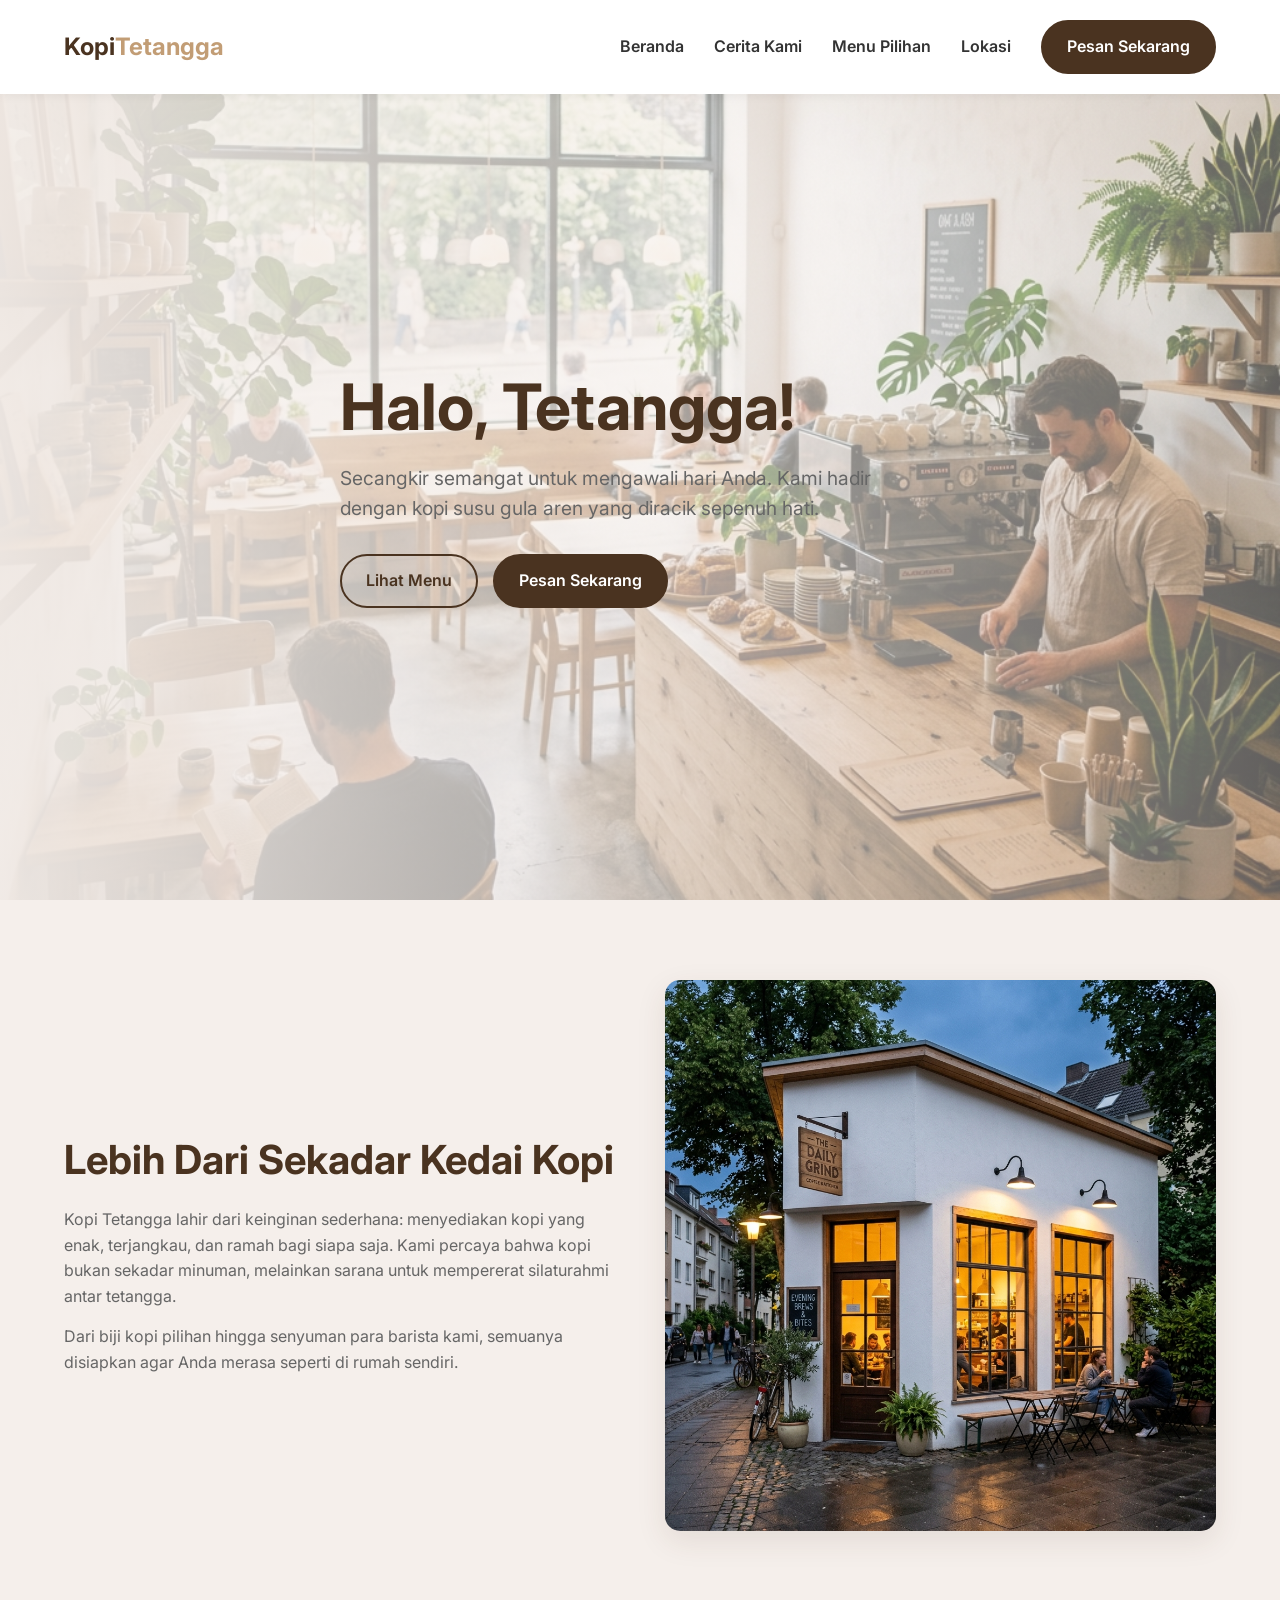
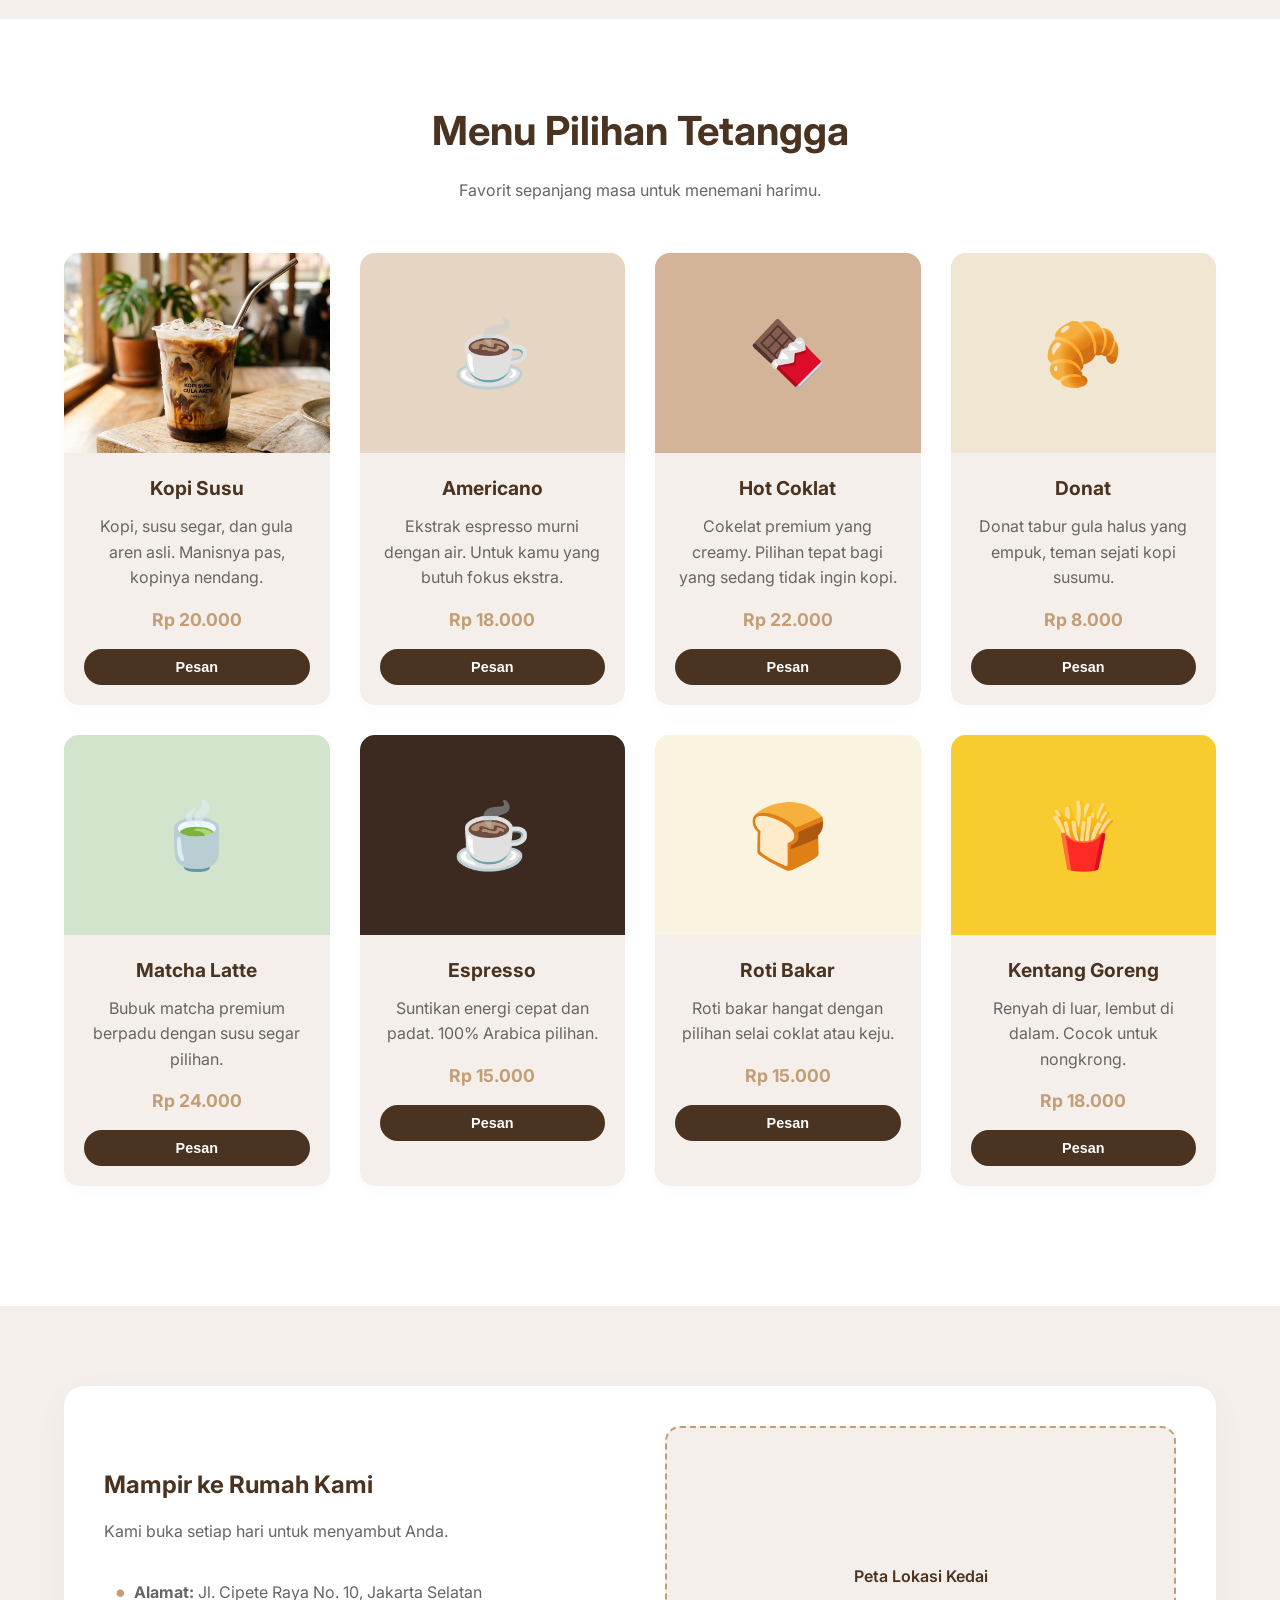
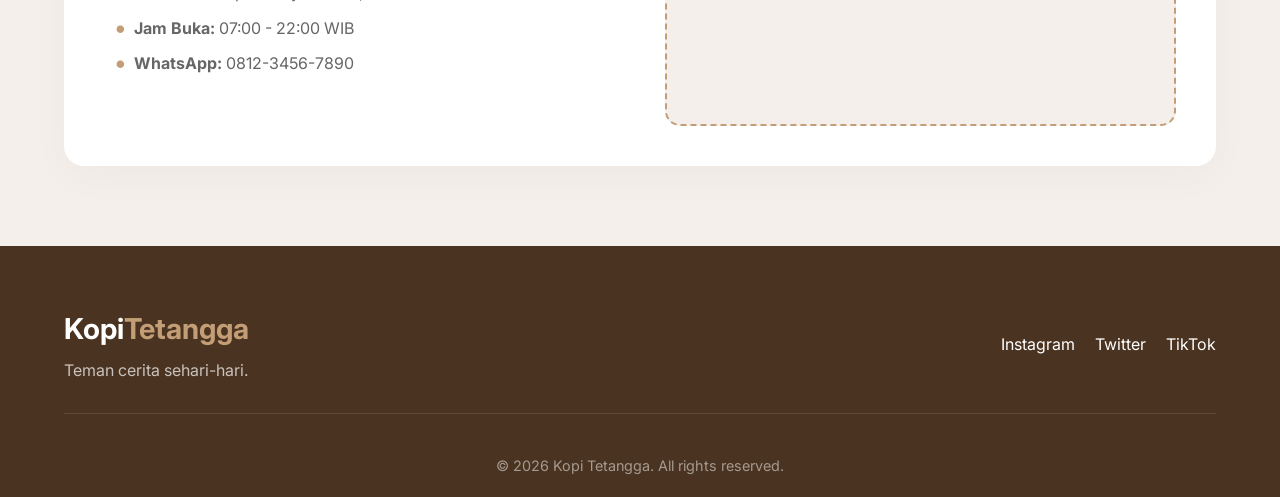
<file: coffeeshop_ido/index.html>
<!DOCTYPE html>
<html lang="id">

<head>
    <meta charset="UTF-8">
    <meta name="viewport" content="width=device-width, initial-scale=1.0">
    <title>Kopi Tetangga - Kopi Susu Kesukaan Kita</title>
    <meta name="description"
        content="Kopi Tetangga menghadirkan sajian kopi yang ramah, hangat, dan selalu menjadi teman setia Anda setiap hari.">

    <!-- Google Fonts -->
    <link rel="preconnect" href="https://fonts.googleapis.com">
    <link rel="preconnect" href="https://fonts.gstatic.com" crossorigin>
    <link href="https://fonts.googleapis.com/css2?family=Inter:wght@300;400;600;700&display=swap" rel="stylesheet">

    <!-- Custom CSS -->
    <link rel="stylesheet" href="css/style.css">
</head>

<body>

    <!-- Navbar -->
    <header class="navbar">
        <div class="container nav-container">
            <a href="#" class="logo">Kopi<span>Tetangga</span></a>
            <button class="menu-toggle" id="mobile-menu" aria-label="Toggle Navigation">
                <span class="bar"></span>
                <span class="bar"></span>
                <span class="bar"></span>
            </button>
            <nav class="nav-links">
                <a href="#beranda" class="nav-link">Beranda</a>
                <a href="#cerita" class="nav-link">Cerita Kami</a>
                <a href="#menu" class="nav-link">Menu Pilihan</a>
                <a href="#lokasi" class="nav-link">Lokasi</a>
                <a href="#menu" class="btn btn-primary">Pesan Sekarang</a>
            </nav>
        </div>
    </header>

    <!-- Hero Section -->
    <section id="beranda" class="hero">
        <div class="hero-bg">
            <img src="assets/images/hero_bg.png" alt="Suasana hangat Kopi Tetangga">
        </div>
        <div class="hero-content container">
            <h1>Halo, Tetangga!</h1>
            <p>Secangkir semangat untuk mengawali hari Anda. Kami hadir dengan kopi susu gula aren yang diracik sepenuh
                hati.</p>
            <div class="hero-buttons">
                <a href="#menu" class="btn btn-outline">Lihat Menu</a>
                <a href="#menu" class="btn btn-primary">Pesan Sekarang</a>
            </div>
        </div>
    </section>

    <!-- About Section -->
    <section id="cerita" class="about section-padding">
        <div class="container about-container">
            <div class="about-text">
                <h2>Lebih Dari Sekadar Kedai Kopi</h2>
                <p>Kopi Tetangga lahir dari keinginan sederhana: menyediakan kopi yang enak, terjangkau, dan ramah bagi
                    siapa saja. Kami percaya bahwa kopi bukan sekadar minuman, melainkan sarana untuk mempererat
                    silaturahmi antar tetangga.</p>
                <p>Dari biji kopi pilihan hingga senyuman para barista kami, semuanya disiapkan agar Anda merasa seperti
                    di rumah sendiri.</p>
            </div>
            <div class="about-image">
                <img src="assets/images/shop_exterior.png" alt="Eksterior Kopi Tetangga">
            </div>
        </div>
    </section>

    <!-- Menu Section -->
    <section id="menu" class="menu section-padding">
        <div class="container">
            <div class="section-title">
                <h2>Menu Pilihan Tetangga</h2>
                <p>Favorit sepanjang masa untuk menemani harimu.</p>
            </div>

            <div class="menu-grid">
                <!-- Menu Item 1 -->
                <div class="menu-card">
                    <div class="menu-img">
                        <img src="assets/images/iced_coffee.png" alt="Kopi Susu Tetangga">
                    </div>
                    <div class="menu-info">
                        <h3>Kopi Susu</h3>
                        <p>Kopi, susu segar, dan gula aren asli. Manisnya pas, kopinya nendang.</p>
                        <span class="price">Rp 20.000</span>
                        <button class="btn btn-primary btn-sm btn-pesan" data-item="Kopi Susu" data-price="20000">Pesan</button>
                    </div>
                </div>

                <!-- Menu Item 2 -->
                <div class="menu-card">
                    <div class="menu-img">
                        <div class="placeholder-img bg-black-coffee">☕</div>
                    </div>
                    <div class="menu-info">
                        <h3>Americano</h3>
                        <p>Ekstrak espresso murni dengan air. Untuk kamu yang butuh fokus ekstra.</p>
                        <span class="price">Rp 18.000</span>
                        <button class="btn btn-primary btn-sm btn-pesan" data-item="Americano" data-price="18000">Pesan</button>
                    </div>
                </div>

                <!-- Menu Item 3 -->
                <div class="menu-card">
                    <div class="menu-img">
                        <div class="placeholder-img bg-chocolate">🍫</div>
                    </div>
                    <div class="menu-info">
                        <h3>Hot Coklat</h3>
                        <p>Cokelat premium yang creamy. Pilihan tepat bagi yang sedang tidak ingin kopi.</p>
                        <span class="price">Rp 22.000</span>
                        <button class="btn btn-primary btn-sm btn-pesan" data-item="Hot Coklat" data-price="22000">Pesan</button>
                    </div>
                </div>

                <!-- Menu Item 4 -->
                <div class="menu-card">
                    <div class="menu-img">
                        <div class="placeholder-img bg-snack">🥐</div>
                    </div>
                    <div class="menu-info">
                        <h3>Donat</h3>
                        <p>Donat tabur gula halus yang empuk, teman sejati kopi susumu.</p>
                        <span class="price">Rp 8.000</span>
                        <button class="btn btn-primary btn-sm btn-pesan" data-item="Donat" data-price="8000">Pesan</button>
                    </div>
                </div>

                <!-- Menu Item 5 -->
                <div class="menu-card">
                    <div class="menu-img">
                        <div class="placeholder-img bg-matcha" style="background-color: #D3E4CD;">🍵</div>
                    </div>
                    <div class="menu-info">
                        <h3>Matcha Latte</h3>
                        <p>Bubuk matcha premium berpadu dengan susu segar pilihan.</p>
                        <span class="price">Rp 24.000</span>
                        <button class="btn btn-primary btn-sm btn-pesan" data-item="Matcha Latte" data-price="24000">Pesan</button>
                    </div>
                </div>

                <!-- Menu Item 6 -->
                <div class="menu-card">
                    <div class="menu-img">
                        <div class="placeholder-img bg-espresso" style="background-color: #3C2A21; color: white;">☕</div>
                    </div>
                    <div class="menu-info">
                        <h3>Espresso</h3>
                        <p>Suntikan energi cepat dan padat. 100% Arabica pilihan.</p>
                        <span class="price">Rp 15.000</span>
                        <button class="btn btn-primary btn-sm btn-pesan" data-item="Espresso" data-price="15000">Pesan</button>
                    </div>
                </div>

                <!-- Menu Item 7 -->
                <div class="menu-card">
                    <div class="menu-img">
                        <div class="placeholder-img bg-toast" style="background-color: #F9F3DF;">🍞</div>
                    </div>
                    <div class="menu-info">
                        <h3>Roti Bakar</h3>
                        <p>Roti bakar hangat dengan pilihan selai coklat atau keju.</p>
                        <span class="price">Rp 15.000</span>
                        <button class="btn btn-primary btn-sm btn-pesan" data-item="Roti Bakar" data-price="15000">Pesan</button>
                    </div>
                </div>

                <!-- Menu Item 8 -->
                <div class="menu-card">
                    <div class="menu-img">
                        <div class="placeholder-img bg-fries" style="background-color: #F8CB2E;">🍟</div>
                    </div>
                    <div class="menu-info">
                        <h3>Kentang Goreng</h3>
                        <p>Renyah di luar, lembut di dalam. Cocok untuk nongkrong.</p>
                        <span class="price">Rp 18.000</span>
                        <button class="btn btn-primary btn-sm btn-pesan" data-item="Kentang Goreng" data-price="18000">Pesan</button>
                    </div>
                </div>
            </div>

            <!-- Order Modal -->
            <div id="orderModal" class="modal">
                <div class="modal-content">
                    <span class="close-modal">&times;</span>
                    <h2>Pesan <span id="modalItemName"></span></h2>
                    <form id="orderForm">
                        <input type="hidden" id="itemPrice" value="0">
                        <div class="form-group">
                            <label for="orderName">Nama Pemesan</label>
                            <input type="text" id="orderName" required placeholder="Masukkan nama Anda">
                        </div>
                        <div class="form-group">
                            <label for="orderQty">Jumlah</label>
                            <input type="number" id="orderQty" min="1" value="1" required>
                        </div>
                        <div class="form-group">
                            <label for="orderNotes">Catatan (Opsional)</label>
                            <textarea id="orderNotes" rows="2" placeholder="Contoh: Esnya dikit aja"></textarea>
                        </div>
                        <div class="modal-total">
                            Total: <strong id="modalTotal">Rp 0</strong>
                        </div>
                        <button type="submit" class="btn btn-primary" style="width: 100%;">Kirim Pesanan (WhatsApp)</button>
                    </form>
                </div>
            </div>
        </div>
    </section>

    <!-- Location Section -->
    <section id="lokasi" class="location section-padding">
        <div class="container location-container">
            <div class="location-info">
                <h2>Mampir ke Rumah Kami</h2>
                <p>Kami buka setiap hari untuk menyambut Anda.</p>
                <ul class="contact-details">
                    <li><strong>Alamat:</strong> Jl. Cipete Raya No. 10, Jakarta Selatan</li>
                    <li><strong>Jam Buka:</strong> 07:00 - 22:00 WIB</li>
                    <li><strong>WhatsApp:</strong> 0812-3456-7890</li>
                </ul>
            </div>
            <div class="location-map">
                <!-- Decorative map placeholder -->
                <div class="map-placeholder">
                    <span>Peta Lokasi Kedai</span>
                </div>
            </div>
        </div>
    </section>

    <!-- Footer -->
    <footer class="footer">
        <div class="container footer-container">
            <div class="footer-brand">
                <h3>Kopi<span>Tetangga</span></h3>
                <p>Teman cerita sehari-hari.</p>
            </div>
            <div class="footer-links">
                <a href="https://instagram.com" target="_blank">Instagram</a>
                <a href="https://twitter.com" target="_blank">Twitter</a>
                <a href="https://tiktok.com" target="_blank">TikTok</a>
            </div>
        </div>
        <div class="footer-bottom text-center">
            <p>&copy; 2026 Kopi Tetangga. All rights reserved.</p>
        </div>
    </footer>

    <!-- Scripts -->
    <script src="js/main.js"></script>
</body>

</html>
</file>
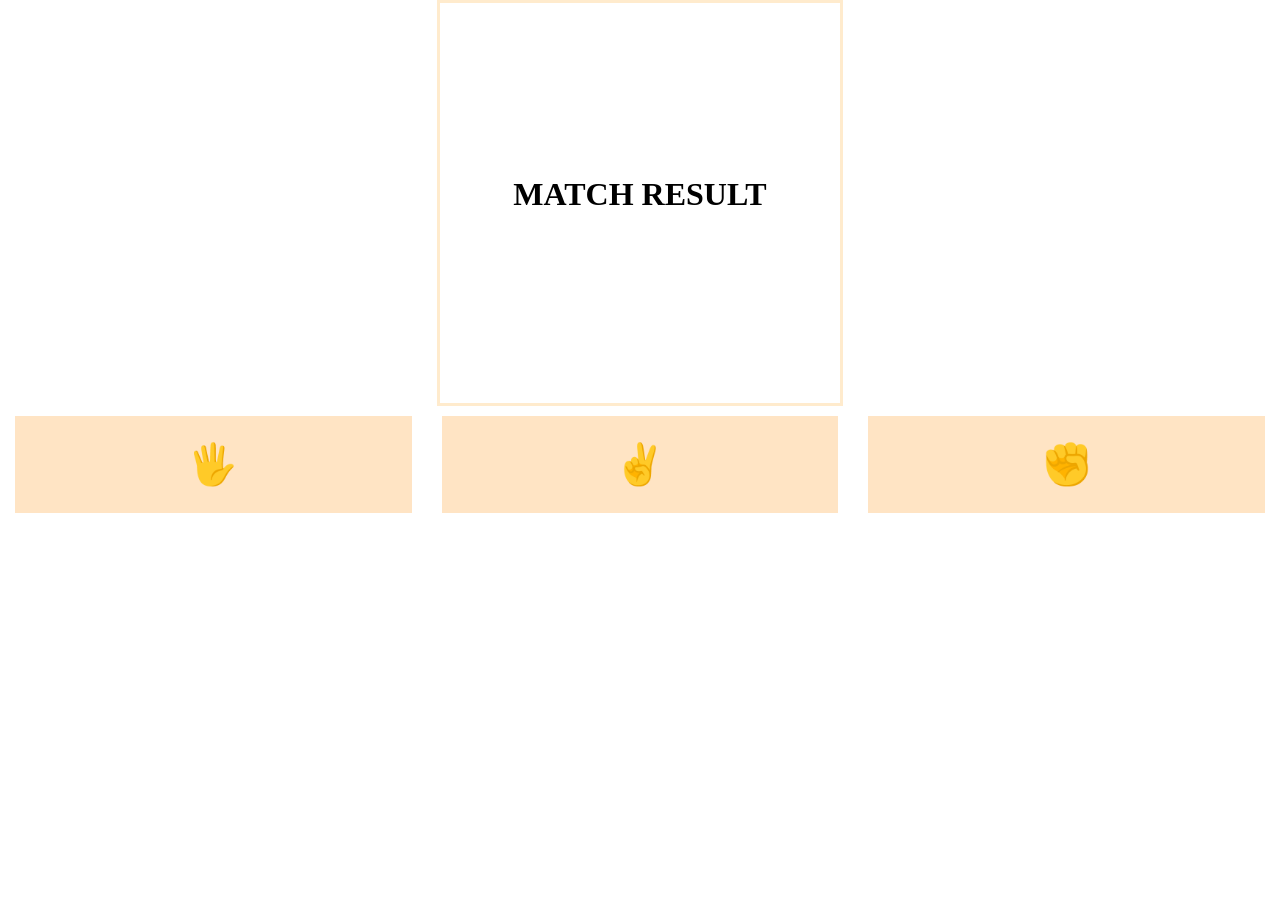
<file: game-kecil/index.html>
<!doctype html>
<html lang="en">
  <head>
    <meta charset="UTF-8" />
    <meta http-equiv="X-UA-Compatible" content="IE=edge" />
    <meta name="viewport" content="width=device-width, initial-scale=1.0" />
    <link rel="stylesheet" href="styling.css" />

    <title>Idoo Mini Games</title>
  </head>

  <body>
    <div id="app">
      <div class="summary">
        <h1 class="title">MATCH RESULT</h1>
        <br />
        <h1 id="inGame"></h1>
        <h3 id="result"></h3>
      </div>
      <div class="games">
        <div class="option" onclick="pickOption('🖐')">🖐</div>
        <div class="option" onclick="pickOption('✌')">✌</div>
        <div class="option" onclick="pickOption('✊')">✊</div>
      </div>
    </div>

    <script>
      class Start {
        constructor() {
          this.playerName = "Player";
          this.botName = "Idobot";
          this.playerOption;
          this.botOption;
          this.winner = "";
        }

        get getBotOption() {
          return this.botOption;
        }

        set setBotOption(option) {
          this.botOption = option;
        }

        get getPlayerOption() {
          return this.playerOption;
        }

        set setPlayerOption(option) {
          this.playerOption = option;
        }

        botBrain() {
          const option = ["🖐", "✌", "✊"];
          const bot = option[Math.floor(Math.random() * option.length)];
          return bot;
        }

        winCalculation() {
          if (this.botOption == "🖐" && this.playerOption == "✌") {
            return (this.winner = this.playerName);
          } else if (this.botOption == "🖐" && this.playerOption == "✊") {
            return (this.winner = this.botName);
          } else if (this.botOption == "✌" && this.playerOption == "🖐") {
            return (this.winner = this.botName);
          } else if (this.botOption == "✌" && this.playerOption == "✊") {
            return (this.winner = this.playerName);
          } else if (this.botOption == "✊" && this.playerOption == "🖐") {
            return (this.winner = this.playerName);
          } else if (this.botOption == "✊" && this.playerOption == "✌") {
            return (this.winner = this.botName);
          } else {
            return (this.winner = "SERI");
          }
        }

        matchResult() {
          if (this.winner != "SERI") {
            return `${this.winner} MENANG!`;
          } else {
            return `JIRRR ${this.winner}, GAK ADA YG MENANG COK`;
          }
        }
      }

      function pickOption(params) {
        const start = new Start();
        start.setPlayerOption = params;
        start.setBotOption = start.botBrain();
        start.winCalculation();

        const inGame = document.getElementById("inGame");
        const result = document.getElementById("result");

        inGame.textContent = "...";
        result.textContent = "...";

        setTimeout(() => {
          inGame.textContent = `${start.getPlayerOption} VS ${start.getBotOption}`;
          result.textContent = start.matchResult();
        }, 1500);
      }
    </script>
  </body>
</html>
</file>
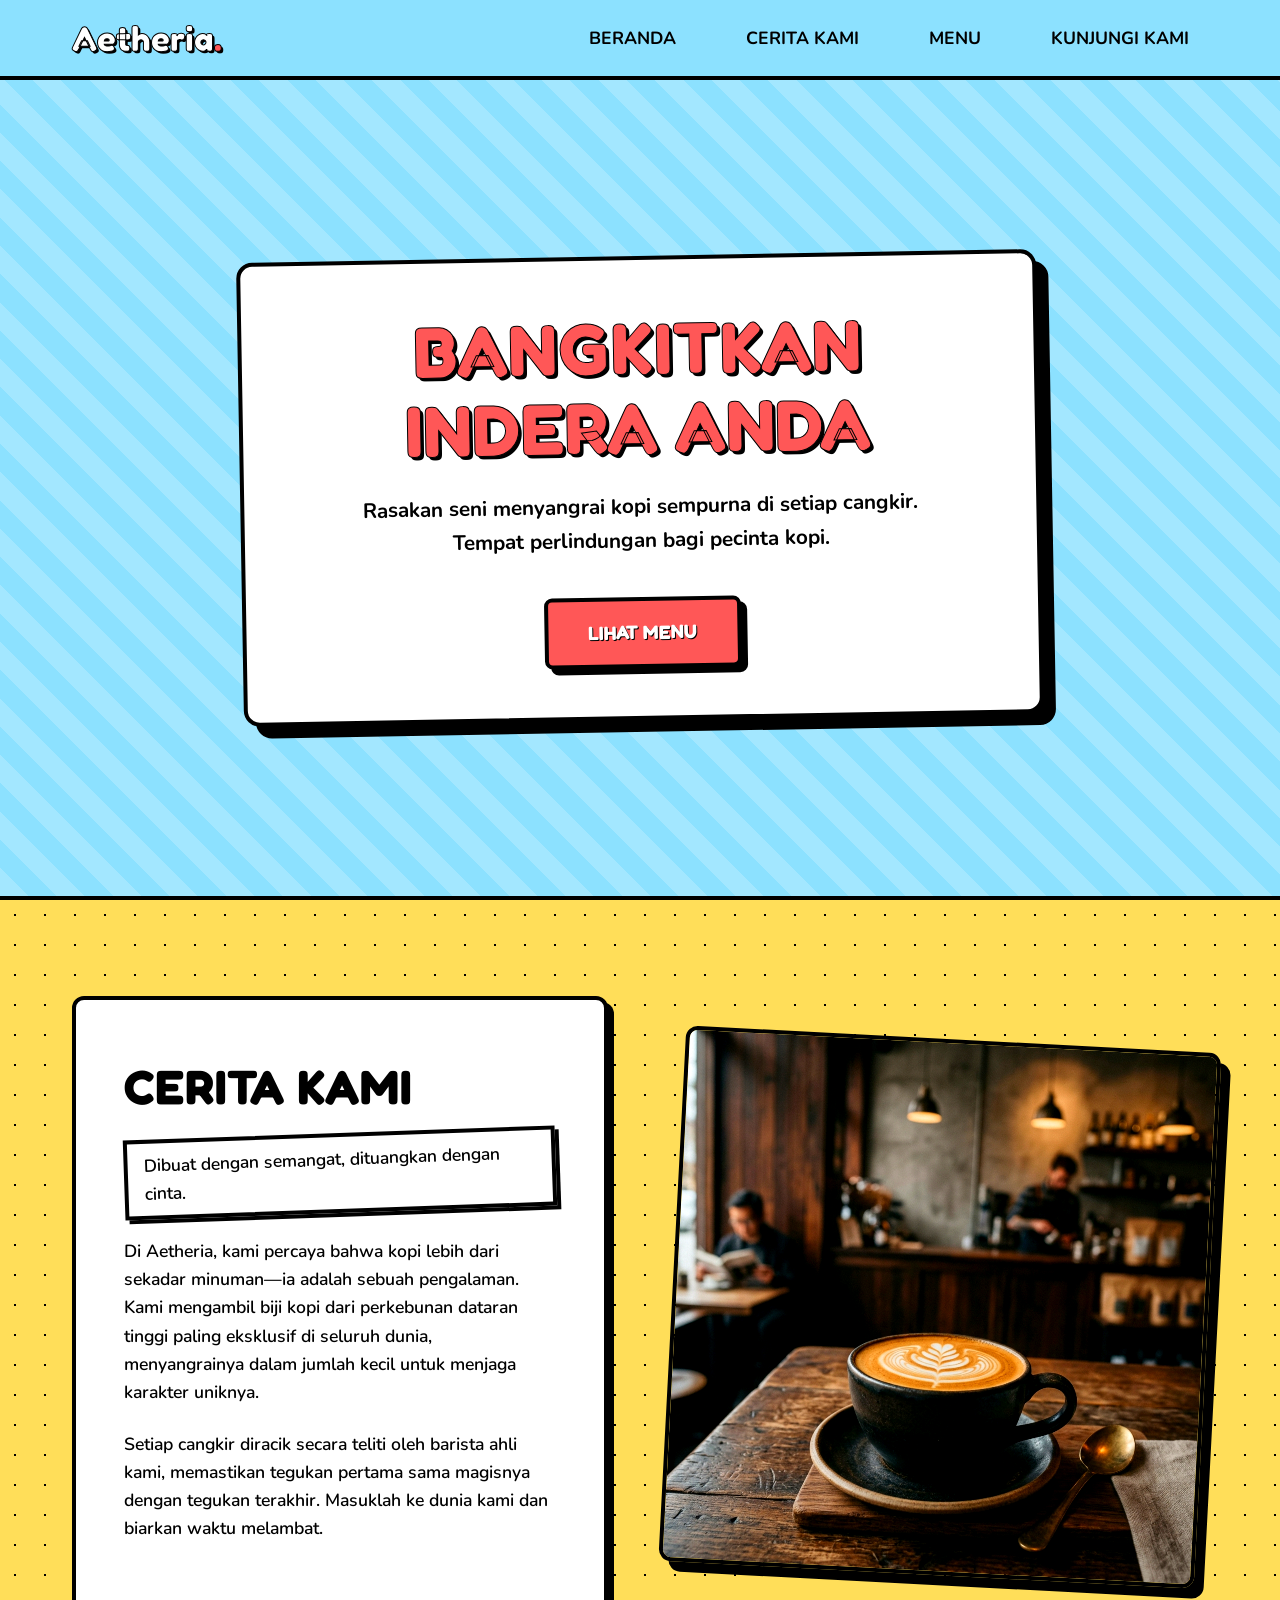
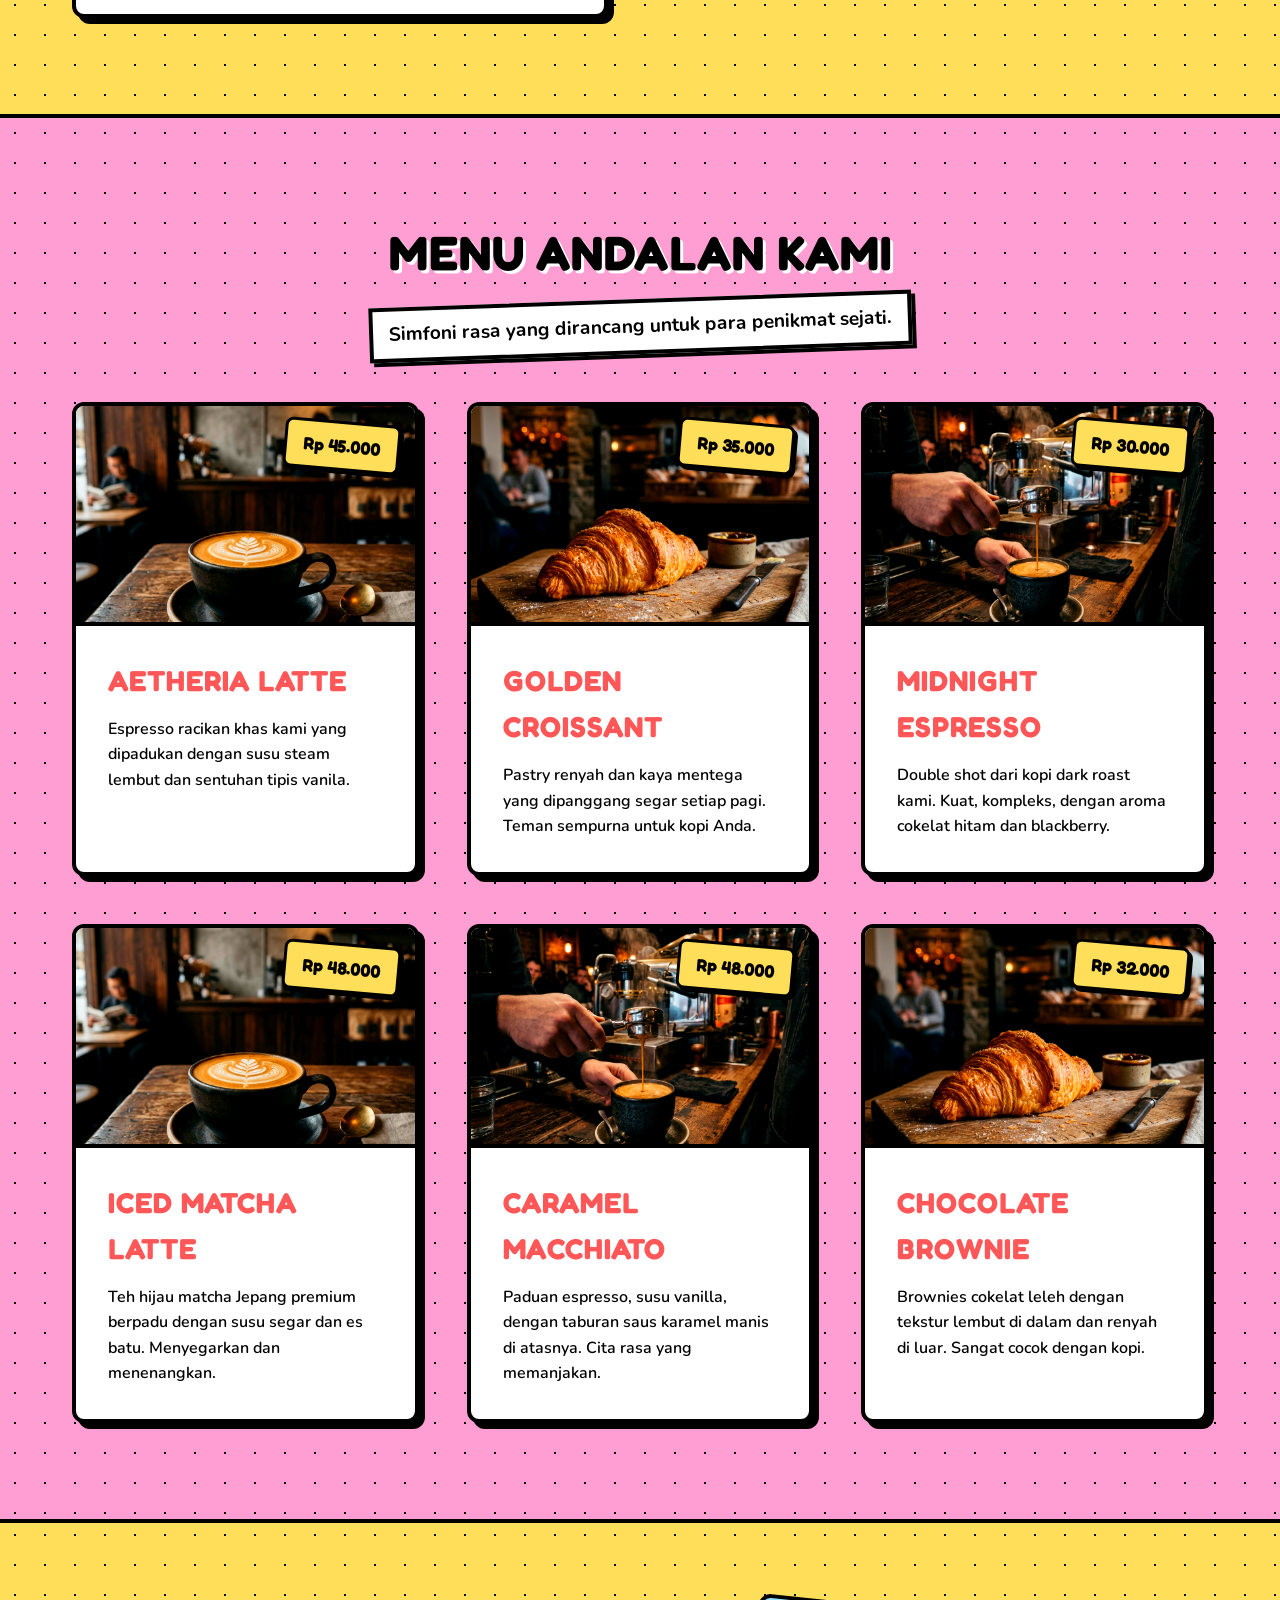
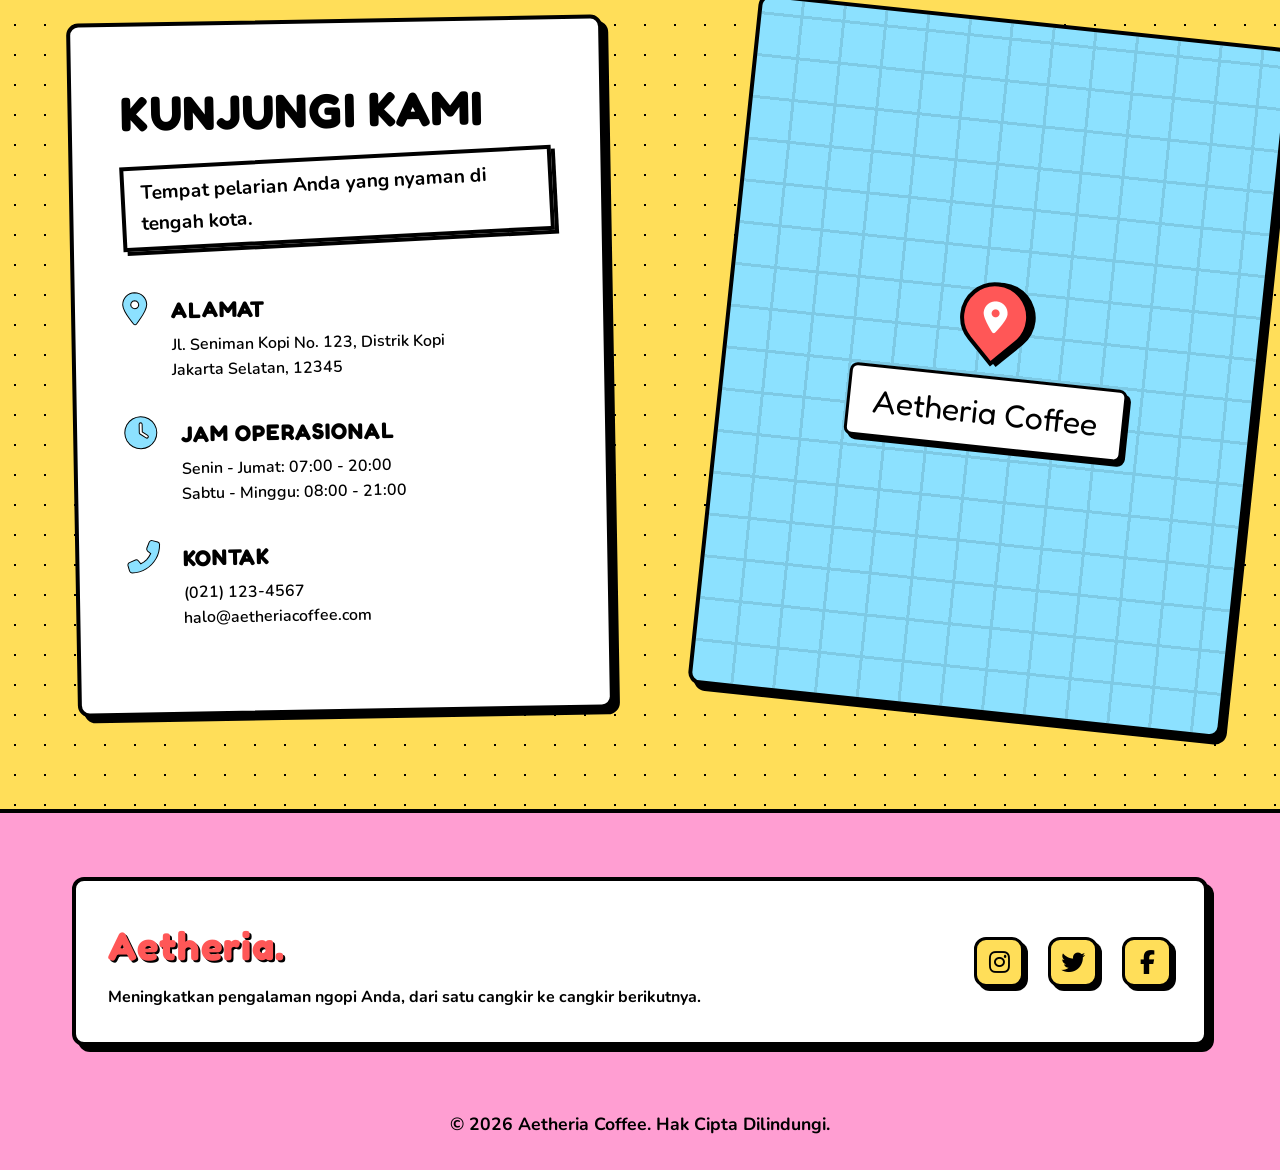
<file: kopi_PKP/index.html>
<!DOCTYPE html>
<html lang="id">
<head>
    <meta charset="UTF-8">
    <meta name="viewport" content="width=device-width, initial-scale=1.0">
    <title>Aetheria Coffee | Pengalaman Ngopi Premium</title>
    <meta name="description" content="Nikmati kopi dan kue premium terbaik di Aetheria Coffee.">
    <!-- Google Fonts -->
    <link rel="preconnect" href="https://fonts.googleapis.com">
    <link rel="preconnect" href="https://fonts.gstatic.com" crossorigin>
    <link href="https://fonts.googleapis.com/css2?family=Fredoka:wght@400;600;700&family=Nunito:wght@400;600;700;900&display=swap" rel="stylesheet">
    <!-- FontAwesome for Icons -->
    <link rel="stylesheet" href="https://cdnjs.cloudflare.com/ajax/libs/font-awesome/6.4.0/css/all.min.css">
    <!-- Custom CSS -->
    <link rel="stylesheet" href="style.css">
</head>
<body>
    <!-- Navbar -->
    <header class="navbar" id="navbar">
        <div class="nav-container">
            <a href="#" class="logo">Aetheria<span>.</span></a>
            <nav class="nav-links" id="navLinks">
                <a href="#home">Beranda</a>
                <a href="#about">Cerita Kami</a>
                <a href="#menu">Menu</a>
                <a href="#location">Kunjungi Kami</a>
            </nav>
            <div class="mobile-menu-btn" id="mobileMenuBtn">
                <i class="fas fa-bars"></i>
            </div>
        </div>
    </header>

    <!-- Hero Section -->
    <section id="home" class="hero">
        <div class="hero-overlay"></div>
        <div class="hero-content fade-in-up">
            <h1>Bangkitkan Indera Anda</h1>
            <p>Rasakan seni menyangrai kopi sempurna di setiap cangkir. Tempat perlindungan bagi pecinta kopi.</p>
            <a href="#menu" class="btn btn-primary">Lihat Menu</a>
        </div>
    </section>

    <!-- About Section -->
    <section id="about" class="about section-padding">
        <div class="container">
            <div class="about-grid">
                <div class="about-text slide-in-left">
                    <h2 class="section-title">Cerita Kami</h2>
                    <p class="subtitle">Dibuat dengan semangat, dituangkan dengan cinta.</p>
                    <p>Di Aetheria, kami percaya bahwa kopi lebih dari sekadar minuman—ia adalah sebuah pengalaman. Kami mengambil biji kopi dari perkebunan dataran tinggi paling eksklusif di seluruh dunia, menyangrainya dalam jumlah kecil untuk menjaga karakter uniknya.</p>
                    <p>Setiap cangkir diracik secara teliti oleh barista ahli kami, memastikan tegukan pertama sama magisnya dengan tegukan terakhir. Masuklah ke dunia kami dan biarkan waktu melambat.</p>
                </div>
                <div class="about-image slide-in-right">
                    <img src="assets/images/latte.png" alt="Barista meracik latte art" class="image-premium">
                    <div class="image-accent"></div>
                </div>
            </div>
        </div>
    </section>

    <!-- Menu Section -->
    <section id="menu" class="menu section-padding bg-darker">
        <div class="container">
            <div class="text-center fade-in-up">
                <h2 class="section-title">Menu Andalan Kami</h2>
                <p class="subtitle">Simfoni rasa yang dirancang untuk para penikmat sejati.</p>
            </div>
            
            <div class="menu-grid">
                <!-- Menu Item 1 -->
                <div class="menu-card fade-in-up" style="transition-delay: 0.1s;">
                    <div class="menu-image-container">
                        <img src="assets/images/latte.png" alt="Aetheria Latte">
                        <div class="menu-price">Rp 45.000</div>
                    </div>
                    <div class="menu-info">
                        <h3>Aetheria Latte</h3>
                        <p>Espresso racikan khas kami yang dipadukan dengan susu steam lembut dan sentuhan tipis vanila.</p>
                    </div>
                </div>

                <!-- Menu Item 2 -->
                <div class="menu-card fade-in-up" style="transition-delay: 0.2s;">
                    <div class="menu-image-container">
                        <img src="assets/images/croissant.png" alt="Golden Croissant">
                        <div class="menu-price">Rp 35.000</div>
                    </div>
                    <div class="menu-info">
                        <h3>Golden Croissant</h3>
                        <p>Pastry renyah dan kaya mentega yang dipanggang segar setiap pagi. Teman sempurna untuk kopi Anda.</p>
                    </div>
                </div>

                <!-- Menu Item 3 -->
                <div class="menu-card fade-in-up" style="transition-delay: 0.3s;">
                    <div class="menu-image-container">
                        <img src="assets/images/hero.png" alt="Midnight Espresso">
                        <div class="menu-price">Rp 30.000</div>
                    </div>
                    <div class="menu-info">
                        <h3>Midnight Espresso</h3>
                        <p>Double shot dari kopi dark roast kami. Kuat, kompleks, dengan aroma cokelat hitam dan blackberry.</p>
                    </div>
                </div>

                <!-- Menu Item 4 -->
                <div class="menu-card fade-in-up" style="transition-delay: 0.4s;">
                    <div class="menu-image-container">
                        <img src="assets/images/latte.png" alt="Iced Matcha Latte">
                        <div class="menu-price">Rp 48.000</div>
                    </div>
                    <div class="menu-info">
                        <h3>Iced Matcha Latte</h3>
                        <p>Teh hijau matcha Jepang premium berpadu dengan susu segar dan es batu. Menyegarkan dan menenangkan.</p>
                    </div>
                </div>

                <!-- Menu Item 5 -->
                <div class="menu-card fade-in-up" style="transition-delay: 0.5s;">
                    <div class="menu-image-container">
                        <img src="assets/images/hero.png" alt="Caramel Macchiato">
                        <div class="menu-price">Rp 48.000</div>
                    </div>
                    <div class="menu-info">
                        <h3>Caramel Macchiato</h3>
                        <p>Paduan espresso, susu vanilla, dengan taburan saus karamel manis di atasnya. Cita rasa yang memanjakan.</p>
                    </div>
                </div>

                <!-- Menu Item 6 -->
                <div class="menu-card fade-in-up" style="transition-delay: 0.6s;">
                    <div class="menu-image-container">
                        <img src="assets/images/croissant.png" alt="Chocolate Brownie">
                        <div class="menu-price">Rp 32.000</div>
                    </div>
                    <div class="menu-info">
                        <h3>Chocolate Brownie</h3>
                        <p>Brownies cokelat leleh dengan tekstur lembut di dalam dan renyah di luar. Sangat cocok dengan kopi.</p>
                    </div>
                </div>
            </div>
        </div>
    </section>

    <!-- Location & Hours Section -->
    <section id="location" class="location section-padding">
        <div class="container">
            <div class="location-grid">
                <div class="location-info slide-in-left">
                    <h2 class="section-title">Kunjungi Kami</h2>
                    <p class="subtitle">Tempat pelarian Anda yang nyaman di tengah kota.</p>
                    
                    <div class="info-item">
                        <i class="fas fa-map-marker-alt"></i>
                        <div>
                            <h4>Alamat</h4>
                            <p>Jl. Seniman Kopi No. 123, Distrik Kopi<br>Jakarta Selatan, 12345</p>
                        </div>
                    </div>
                    
                    <div class="info-item">
                        <i class="fas fa-clock"></i>
                        <div>
                            <h4>Jam Operasional</h4>
                            <p>Senin - Jumat: 07:00 - 20:00<br>Sabtu - Minggu: 08:00 - 21:00</p>
                        </div>
                    </div>
                    
                    <div class="info-item">
                        <i class="fas fa-phone-alt"></i>
                        <div>
                            <h4>Kontak</h4>
                            <p>(021) 123-4567<br>halo@aetheriacoffee.com</p>
                        </div>
                    </div>
                </div>
                <div class="location-map slide-in-right">
                    <!-- Placeholder map (Stylized element) -->
                    <div class="map-placeholder">
                        <div class="map-marker">
                            <i class="fas fa-map-marker-alt"></i>
                        </div>
                        <p>Aetheria Coffee</p>
                    </div>
                </div>
            </div>
        </div>
    </section>

    <!-- Footer -->
    <footer class="footer">
        <div class="container">
            <div class="footer-content">
                <div class="footer-logo">
                    <h2>Aetheria<span>.</span></h2>
                    <p>Meningkatkan pengalaman ngopi Anda, dari satu cangkir ke cangkir berikutnya.</p>
                </div>
                <div class="footer-social">
                    <a href="#"><i class="fab fa-instagram"></i></a>
                    <a href="#"><i class="fab fa-twitter"></i></a>
                    <a href="#"><i class="fab fa-facebook-f"></i></a>
                </div>
            </div>
            <div class="footer-bottom">
                <p>&copy; 2026 Aetheria Coffee. Hak Cipta Dilindungi.</p>
            </div>
        </div>
    </footer>

    <!-- Custom Script -->
    <script src="script.js"></script>
</body>
</html>
</file>
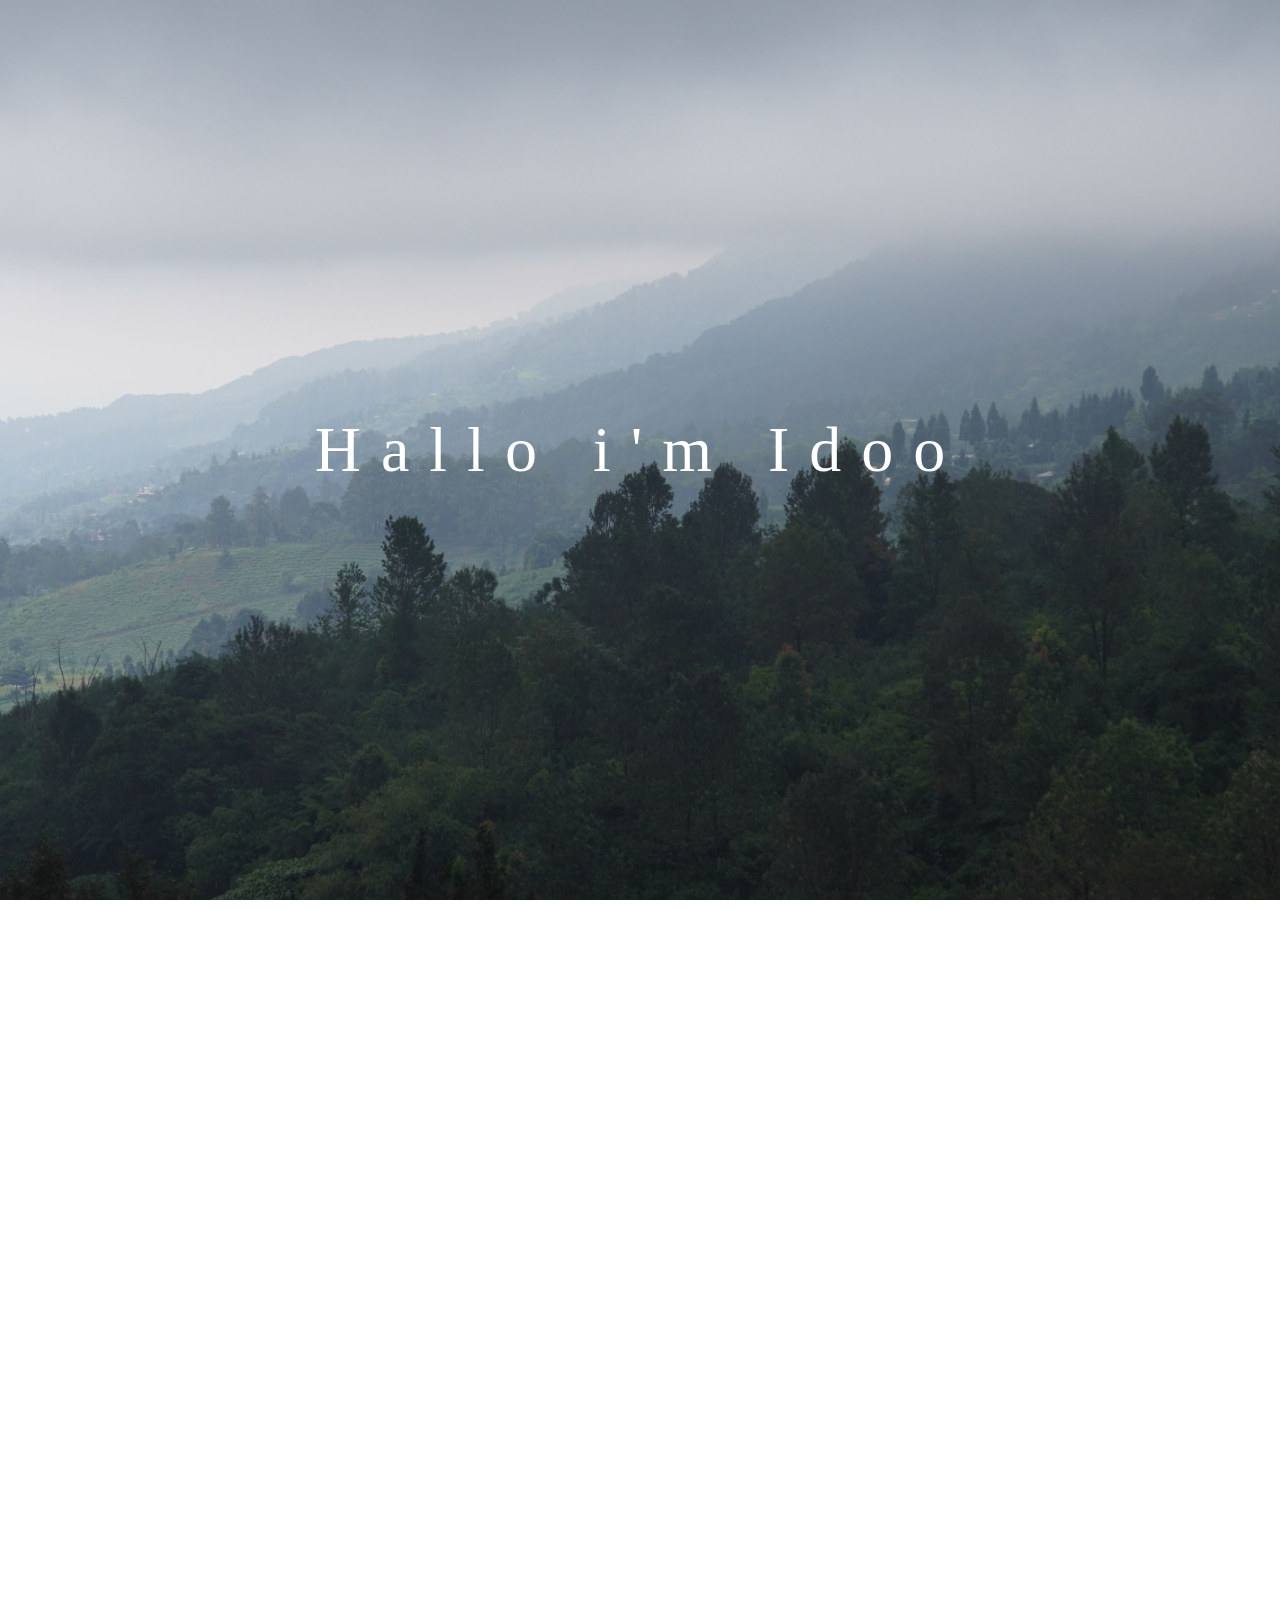
<file: multilayer-parallax/index.html>
<!doctype html>
<html lang="en">
  <head>
    <meta charset="UTF-8" />
    <meta http-equiv="X-UA-Compatible" content="IE-edge" />
    <meta name="viewport" content="width=device-width, initial-scale=1.0" />
    <title>Document</title>
  </head>
  <style>
    /* clearing scc */
    *,
    html,
    body {
      margin: 0;
      padding: 0;
      box-sizing: border-box;
    }
    .parallax {
      background-position: center;
      background-size: cover;
      background-attachment: fixed;
      width: 100%;
      height: 100vh;
    }
    .intro {
      background-image: url("1.jpg");
    }
    .content {
      background-image: url("2.jpg");
    }
    .footer {
      background-image: url("3.jpg");
    }
    .cta {
      display: flex;
      justify-content: center;
      align-items: center;
      height: 100vh;
    }
    .title {
      font-size: 4em;
      letter-spacing: 20px;
      font-family: fantasy;
      color: white;
    }
  </style>
  <body>
    <div class="parallax intro">
    <div class="cta">
        <div class="title">Hallo i'm Idoo</div>
    </div>
    <div class="parallax content"></div>
    <div class="parallax footer"></div>
  </body>
</html>
</file>
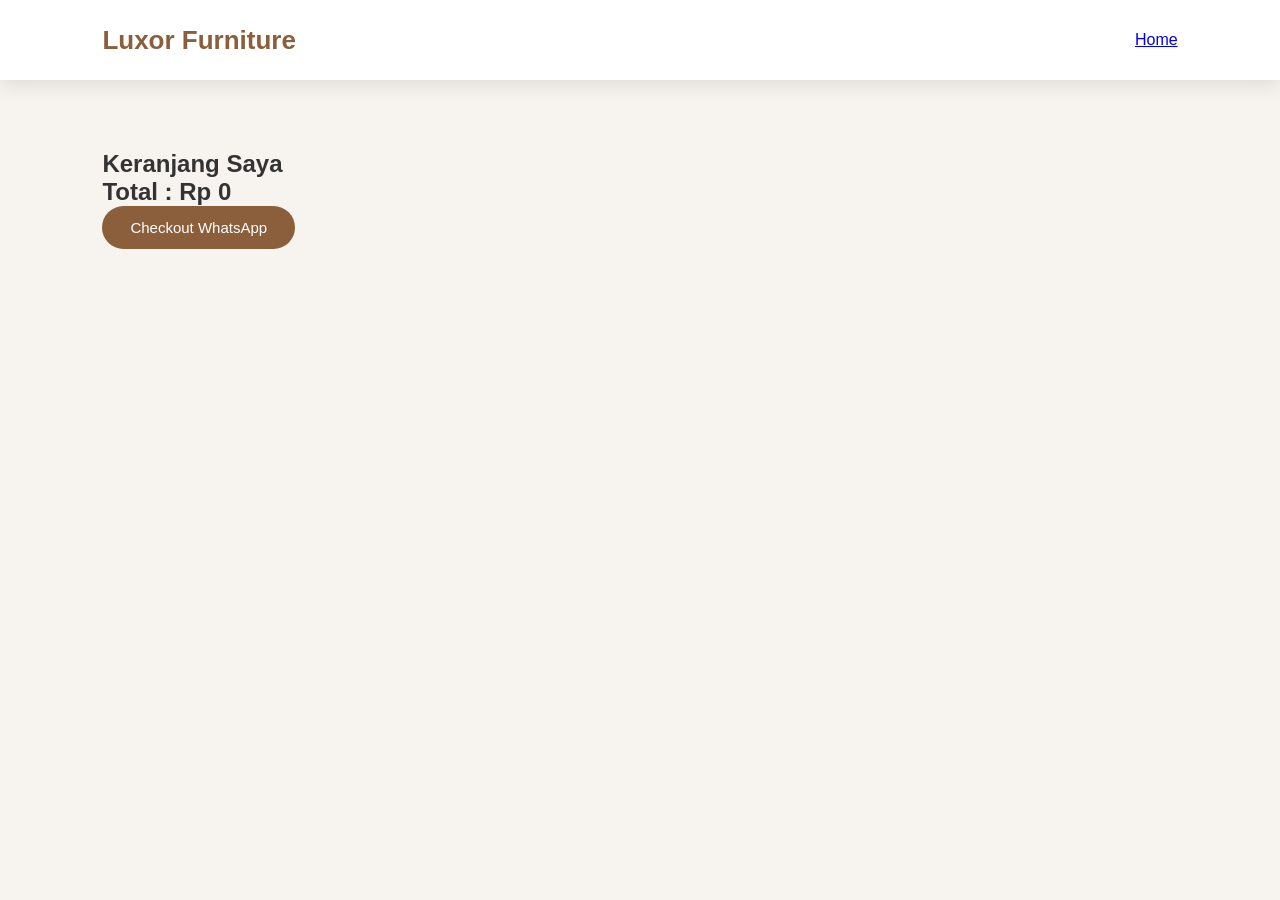
<file: luxor-furniture/cart.html>
<!doctype html>

<html lang="id">
  <head>
    <meta charset="UTF-8" />

    <meta name="viewport" content="width=device-width, initial-scale=1.0" />

    <title>Keranjang</title>

    <link rel="stylesheet" href="style.css" />
  </head>

  <body>
    <header>
      <div class="logo">Luxor Furniture</div>

      <a href="index.html"> Home </a>
    </header>

    <section class="cart-page">
      <h1>Keranjang Saya</h1>

      <div id="cart"></div>

      <h2 id="total">Total : Rp 0</h2>

      <button onclick="checkoutWA()">Checkout WhatsApp</button>
    </section>

    <script src="script.js"></script>
  </body>
</html>
</file>
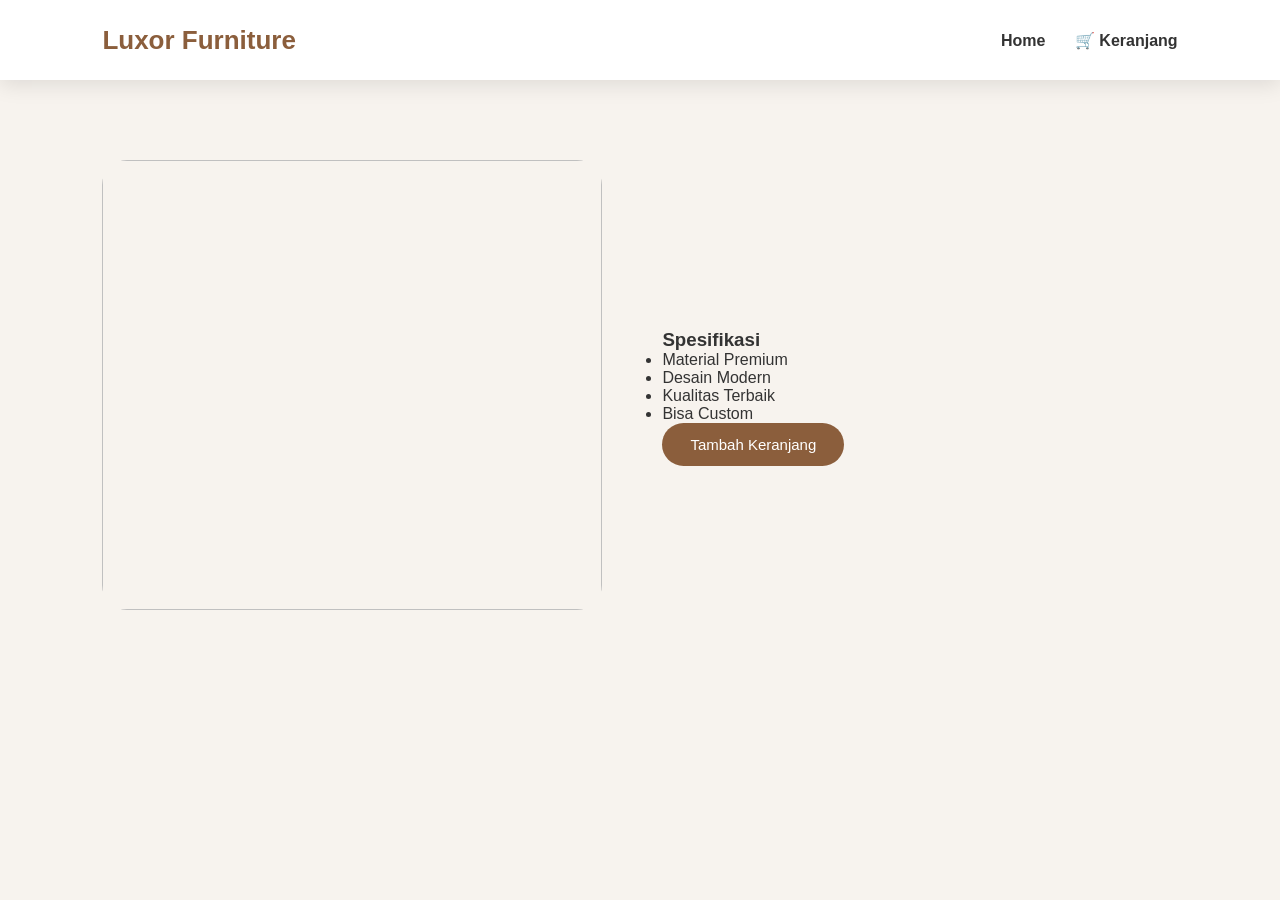
<file: luxor-furniture/detail.html>
<!doctype html>

<html lang="id">
  <head>
    <meta charset="UTF-8" />

    <meta name="viewport" content="width=device-width, initial-scale=1.0" />

    <title>Detail Produk Luxor</title>

    <link rel="stylesheet" href="style.css" />
  </head>

  <body>
    <header>
      <div class="logo">Luxor Furniture</div>

      <nav>
        <a href="index.html"> Home </a>

        <a href="cart.html"> 🛒 Keranjang </a>
      </nav>
    </header>

    <section class="detail">
      <div class="detail-image">
        <img id="gambarProduk" />
      </div>

      <div class="detail-info">
        <h1 id="namaProduk"></h1>

        <h2 id="hargaProduk"></h2>

        <p id="deskripsiProduk"></p>

        <h3>Spesifikasi</h3>

        <ul>
          <li>Material Premium</li>

          <li>Desain Modern</li>

          <li>Kualitas Terbaik</li>

          <li>Bisa Custom</li>
        </ul>

        <button onclick="masukCart()">Tambah Keranjang</button>
      </div>
    </section>

    <script src="script.js"></script>
  </body>
</html>
</file>
<file: coffeeshop_ido/css/style.css>
/* 
   Tuku-inspired Coffee Shop CSS
   Colors:
   Espresso Brown: #4A3320
   Caramel: #C29D75
   Cream: #F5EFEB
   White: #FFFFFF
   Text: #333333
*/

:root {
    --primary: #4A3320;
    --secondary: #C29D75;
    --bg-color: #F5EFEB;
    --white: #FFFFFF;
    --text-color: #333333;
    --text-light: #666666;
    --transition: all 0.3s ease;
}

* {
    margin: 0;
    padding: 0;
    box-sizing: border-box;
}

html {
    scroll-behavior: smooth;
}

body {
    font-family: 'Inter', sans-serif;
    background-color: var(--bg-color);
    color: var(--text-color);
    line-height: 1.6;
}

.container {
    width: 90%;
    max-width: 1200px;
    margin: 0 auto;
}

.section-padding {
    padding: 80px 0;
}

.text-center {
    text-align: center;
}

/* Typography */
h1, h2, h3, h4 {
    font-weight: 700;
    color: var(--primary);
    margin-bottom: 15px;
}

p {
    margin-bottom: 15px;
    color: var(--text-light);
}

a {
    text-decoration: none;
    color: inherit;
}

/* Buttons */
.btn {
    display: inline-block;
    padding: 12px 24px;
    border-radius: 30px;
    font-weight: 600;
    cursor: pointer;
    transition: var(--transition);
    text-align: center;
}

.btn-primary {
    background-color: var(--primary);
    color: var(--white);
    border: 2px solid var(--primary);
}

.btn-primary:hover {
    background-color: var(--secondary);
    border-color: var(--secondary);
}

.btn-outline {
    background-color: transparent;
    color: var(--primary);
    border: 2px solid var(--primary);
}

.btn-outline:hover {
    background-color: var(--primary);
    color: var(--white);
}

/* Navbar */
.navbar {
    background-color: var(--white);
    position: fixed;
    width: 100%;
    top: 0;
    z-index: 1000;
    box-shadow: 0 2px 10px rgba(0,0,0,0.05);
    transition: var(--transition);
}

.nav-container {
    display: flex;
    justify-content: space-between;
    align-items: center;
    padding: 20px 0;
}

.logo {
    font-size: 1.5rem;
    font-weight: 700;
    color: var(--primary);
}

.logo span {
    color: var(--secondary);
}

.nav-links {
    display: flex;
    align-items: center;
    gap: 30px;
}

.nav-link {
    font-weight: 600;
    color: var(--text-color);
    transition: var(--transition);
}

.nav-link:hover {
    color: var(--secondary);
}

.menu-toggle {
    display: none;
    flex-direction: column;
    justify-content: space-between;
    width: 30px;
    height: 21px;
    background: transparent;
    border: none;
    cursor: pointer;
}

.menu-toggle .bar {
    width: 100%;
    height: 3px;
    background-color: var(--primary);
    border-radius: 3px;
    transition: var(--transition);
}

/* Hero Section */
.hero {
    position: relative;
    height: 100vh;
    display: flex;
    align-items: center;
    overflow: hidden;
    padding-top: 80px; /* offset for navbar */
}

.hero-bg {
    position: absolute;
    top: 0;
    left: 0;
    width: 100%;
    height: 100%;
    z-index: -1;
}

.hero-bg img {
    width: 100%;
    height: 100%;
    object-fit: cover;
}

.hero-bg::after {
    content: '';
    position: absolute;
    top: 0;
    left: 0;
    width: 100%;
    height: 100%;
    background: linear-gradient(to right, rgba(245, 239, 235, 0.95) 0%, rgba(245, 239, 235, 0.4) 100%);
}

.hero-content {
    max-width: 600px;
    z-index: 1;
}

.hero h1 {
    font-size: 4rem;
    line-height: 1.1;
    margin-bottom: 20px;
}

.hero p {
    font-size: 1.2rem;
    margin-bottom: 30px;
}

.hero-buttons {
    display: flex;
    gap: 15px;
}

/* About Section */
.about-container {
    display: flex;
    align-items: center;
    gap: 50px;
}

.about-text, .about-image {
    flex: 1;
}

.about-image img {
    width: 100%;
    border-radius: 15px;
    box-shadow: 0 10px 30px rgba(74, 51, 32, 0.1);
}

.about-text h2 {
    font-size: 2.5rem;
}

/* Menu Section */
.menu {
    background-color: var(--white);
}

.section-title {
    text-align: center;
    margin-bottom: 50px;
}

.section-title h2 {
    font-size: 2.5rem;
}

.menu-grid {
    display: grid;
    grid-template-columns: repeat(auto-fit, minmax(250px, 1fr));
    gap: 30px;
    margin-bottom: 40px;
}

.menu-card {
    background-color: var(--bg-color);
    border-radius: 15px;
    overflow: hidden;
    transition: var(--transition);
    box-shadow: 0 5px 15px rgba(0,0,0,0.02);
}

.menu-card:hover {
    transform: translateY(-10px);
    box-shadow: 0 15px 30px rgba(0,0,0,0.08);
}

.menu-img {
    height: 200px;
    overflow: hidden;
}

.menu-img img {
    width: 100%;
    height: 100%;
    object-fit: cover;
    transition: var(--transition);
}

.menu-card:hover .menu-img img {
    transform: scale(1.05);
}

.placeholder-img {
    width: 100%;
    height: 100%;
    display: flex;
    align-items: center;
    justify-content: center;
    font-size: 4rem;
}

.bg-black-coffee { background-color: #E6D5C3; }
.bg-chocolate { background-color: #D4B499; }
.bg-snack { background-color: #F0E6D2; }

.menu-info {
    padding: 20px;
    text-align: center;
}

.menu-info h3 {
    font-size: 1.2rem;
    margin-bottom: 10px;
}

.price {
    display: block;
    font-weight: 700;
    color: var(--secondary);
    font-size: 1.1rem;
    margin-top: 10px;
}

/* Location Section */
.location-container {
    display: flex;
    gap: 50px;
    background-color: var(--white);
    padding: 40px;
    border-radius: 20px;
    box-shadow: 0 10px 40px rgba(0,0,0,0.03);
}

.location-info {
    flex: 1;
    display: flex;
    flex-direction: column;
    justify-content: center;
}

.contact-details {
    list-style: none;
    margin-top: 20px;
}

.contact-details li {
    margin-bottom: 10px;
    padding-left: 30px;
    position: relative;
    color: var(--text-light);
}

.contact-details li::before {
    content: '•';
    color: var(--secondary);
    position: absolute;
    left: 10px;
    font-size: 1.5rem;
    line-height: 1;
}

.location-map {
    flex: 1;
}

.map-placeholder {
    width: 100%;
    height: 300px;
    background-color: var(--bg-color);
    border-radius: 15px;
    display: flex;
    align-items: center;
    justify-content: center;
    border: 2px dashed var(--secondary);
    color: var(--primary);
    font-weight: 600;
}

/* Footer */
.footer {
    background-color: var(--primary);
    color: var(--white);
    padding: 60px 0 20px;
}

.footer-container {
    display: flex;
    justify-content: space-between;
    align-items: center;
    margin-bottom: 40px;
    border-bottom: 1px solid rgba(255,255,255,0.1);
    padding-bottom: 30px;
}

.footer-brand h3 {
    color: var(--white);
    font-size: 1.8rem;
    margin-bottom: 5px;
}

.footer-brand span {
    color: var(--secondary);
}

.footer-brand p {
    color: rgba(255,255,255,0.7);
    margin: 0;
}

.footer-links {
    display: flex;
    gap: 20px;
}

.footer-links a {
    color: var(--white);
    transition: var(--transition);
}

.footer-links a:hover {
    color: var(--secondary);
}

.footer-bottom p {
    color: rgba(255,255,255,0.5);
    font-size: 0.9rem;
    margin: 0;
}

/* Responsive */
@media (max-width: 768px) {
    .menu-toggle {
        display: flex;
    }

    .nav-links {
        position: absolute;
        top: 100%;
        left: 0;
        width: 100%;
        background-color: var(--white);
        flex-direction: column;
        padding: 20px 0;
        box-shadow: 0 10px 10px rgba(0,0,0,0.05);
        clip-path: polygon(0 0, 100% 0, 100% 0, 0 0);
        transition: clip-path 0.3s ease-in-out;
    }

    .nav-links.active {
        clip-path: polygon(0 0, 100% 0, 100% 100%, 0 100%);
    }

    .nav-links .btn {
        margin-top: 10px;
    }

    .hero h1 {
        font-size: 3rem;
    }

    .hero-bg::after {
        background: linear-gradient(to right, rgba(245, 239, 235, 0.95) 0%, rgba(245, 239, 235, 0.8) 100%);
    }

    .about-container, .location-container {
        flex-direction: column;
    }

    .footer-container {
        flex-direction: column;
        text-align: center;
        gap: 30px;
    }
}

/* Button Sizes */
.btn-sm {
    padding: 8px 16px;
    font-size: 0.9rem;
    margin-top: 15px;
    width: 100%;
}

/* Modal Styling */
.modal {
    display: none; 
    position: fixed; 
    z-index: 2000; 
    left: 0;
    top: 0;
    width: 100%; 
    height: 100%; 
    overflow: auto; 
    background-color: rgba(0,0,0,0.5); 
    backdrop-filter: blur(5px);
    opacity: 0;
    transition: opacity 0.3s ease;
}

.modal.show {
    display: block;
    opacity: 1;
}

.modal-content {
    background-color: var(--white);
    margin: 10% auto; 
    padding: 30px;
    border-radius: 15px;
    width: 90%;
    max-width: 500px;
    box-shadow: 0 15px 30px rgba(0,0,0,0.2);
    position: relative;
    transform: translateY(-20px);
    transition: transform 0.3s ease;
}

.modal.show .modal-content {
    transform: translateY(0);
}

.close-modal {
    color: var(--text-light);
    position: absolute;
    top: 20px;
    right: 25px;
    font-size: 28px;
    font-weight: bold;
    cursor: pointer;
    transition: var(--transition);
}

.close-modal:hover,
.close-modal:focus {
    color: var(--primary);
    text-decoration: none;
}

.form-group {
    margin-bottom: 20px;
    text-align: left;
}

.form-group label {
    display: block;
    margin-bottom: 8px;
    font-weight: 600;
    color: var(--primary);
}

.form-group input,
.form-group textarea {
    width: 100%;
    padding: 12px;
    border: 1px solid #ddd;
    border-radius: 8px;
    font-family: inherit;
    transition: var(--transition);
}

.form-group input:focus,
.form-group textarea:focus {
    outline: none;
    border-color: var(--secondary);
    box-shadow: 0 0 0 2px rgba(194, 157, 117, 0.2);
}

.modal-total {
    font-size: 1.2rem;
    text-align: right;
    margin-bottom: 20px;
    color: var(--text-color);
}
.modal-total strong {
    color: var(--primary);
    font-size: 1.5rem;
}
</file>
<file: game-kecil/styling.css>
:root {
  box-sizing: border-box;
}

html,
body,
* {
  margin: 0;
  padding: 0;
}

#app {
  height: 100vh;
}

.summary {
  display: flex;
  justify-content: center;
  align-items: center;
  flex-direction: column;
  margin: 0 auto;
  border: 3px solid blanchedalmond;
  width: 400px;
  height: 400px;
  text-align: center;
}

.games {
  display: flex;
  justify-content: center;
  align-items: center;
}

.option {
  width: 30%;
  margin: 10px 15px;
  padding: 25px;
  text-align: center;
  font-size: 40px;
  background-color: bisque;
}

.option:hover {
  cursor: pointer;
  background-color: burlywood;
  transition: cubic-bezier(0.215, 0.61, 0.355, 1) ease-in-out;
  transform: scale(105%);
  -webkit-transform: scale(105%);
  -moz-transform: scale(105%);
  -ms-transform: scale(105%);
  -o-transform: scale(105%);
  -webkit-transition: cubic-bezier(0.215, 0.61, 0.355, 1) ease-in-out;
  -moz-transition: cubic-bezier(0.215, 0.61, 0.355, 1) ease-in-out;
  -ms-transition: cubic-bezier(0.215, 0.61, 0.355, 1) ease-in-out;
  -o-transition: cubic-bezier(0.215, 0.61, 0.355, 1) ease-in-out;
}
</file>
<file: kopi_PKP/style.css>
/* =========================================
   Aetheria Coffee - Cartoon / Neobrutalism Theme
   ========================================= */

:root {
    /* Color Palette */
    --bg-main: #ffde59; /* Banana Yellow */
    --bg-alt: #ff9ed2; /* Bubblegum Pink */
    --bg-card: #ffffff;
    --bg-nav: #8ce1ff; /* Sky Blue */
    
    --text-main: #000000;
    
    --accent-btn: #ff5757; /* Pop Red */
    
    /* Typography */
    --font-heading: 'Fredoka', sans-serif;
    --font-body: 'Nunito', sans-serif;
    
    /* Neobrutalist styling */
    --border-thick: 4px solid #000;
    --shadow-solid: 6px 6px 0px #000;
    --shadow-hover: 2px 2px 0px #000;
    
    /* Transitions */
    --transition-fast: all 0.15s ease-out;
    
    /* Layout */
    --container-max: 1200px;
    --nav-height: 80px;
}

/* =========================================
   Reset & Base Styles
   ========================================= */
* {
    margin: 0;
    padding: 0;
    box-sizing: border-box;
}

html {
    scroll-behavior: smooth;
}

body {
    font-family: var(--font-body);
    background-color: var(--bg-main);
    background-image: radial-gradient(#000000 1px, transparent 1px);
    background-size: 30px 30px;
    color: var(--text-main);
    line-height: 1.6;
    overflow-x: hidden;
}

h1, h2, h3, h4, h5, h6 {
    font-family: var(--font-heading);
    font-weight: 700;
    color: var(--text-main);
    margin-bottom: 1rem;
    letter-spacing: 1px;
}

a {
    text-decoration: none;
    color: inherit;
    transition: var(--transition-fast);
}

ul {
    list-style: none;
}

img {
    max-width: 100%;
    display: block;
    /* CSS filter to make photos look slightly more "cartoonish/vibrant" */
    filter: saturate(1.5) contrast(1.1);
}

.container {
    max-width: var(--container-max);
    margin: 0 auto;
    padding: 0 2rem;
}

.section-padding {
    padding: 6rem 0;
}

.bg-darker {
    background-color: var(--bg-alt);
    background-image: radial-gradient(#000000 1.5px, transparent 1.5px);
    background-size: 30px 30px;
    border-top: var(--border-thick);
    border-bottom: var(--border-thick);
}

.text-center {
    text-align: center;
}

.section-title {
    font-size: 3rem;
    margin-bottom: 0.5rem;
    text-transform: uppercase;
    text-shadow: 3px 3px 0px #fff;
}

.subtitle {
    font-size: 1.2rem;
    font-weight: 700;
    margin-bottom: 3rem;
    background: #fff;
    display: inline-block;
    padding: 0.5rem 1rem;
    border: var(--border-thick);
    box-shadow: 4px 4px 0px #000;
    transform: rotate(-2deg);
}

/* Buttons */
.btn {
    display: inline-block;
    padding: 1rem 2.5rem;
    font-size: 1.2rem;
    font-family: var(--font-heading);
    font-weight: 700;
    text-transform: uppercase;
    border-radius: 8px;
    cursor: pointer;
    transition: var(--transition-fast);
    border: var(--border-thick);
    box-shadow: var(--shadow-solid);
    text-align: center;
}

.btn-primary {
    background-color: var(--accent-btn);
    color: #fff;
    text-shadow: 1px 1px 0px #000;
}

.btn-primary:hover {
    transform: translate(4px, 4px);
    box-shadow: var(--shadow-hover);
    background-color: #ff3b3b;
}

/* =========================================
   Navbar (Cartoon Style)
   ========================================= */
.navbar {
    position: fixed;
    top: 0;
    left: 0;
    width: 100%;
    height: var(--nav-height);
    background: var(--bg-nav);
    border-bottom: var(--border-thick);
    z-index: 1000;
    transition: var(--transition-fast);
}

.navbar.scrolled {
    box-shadow: 0 4px 0px #000;
}

.nav-container {
    max-width: var(--container-max);
    margin: 0 auto;
    padding: 0 2rem;
    display: flex;
    justify-content: space-between;
    align-items: center;
    height: 100%;
}

.logo {
    font-family: var(--font-heading);
    font-size: 2.2rem;
    font-weight: 700;
    color: #fff;
    text-shadow: 2px 2px 0px #000;
    -webkit-text-stroke: 1px #000;
}

.logo span {
    color: var(--accent-btn);
}

.nav-links {
    display: flex;
    gap: 2rem;
}

.nav-links a {
    font-size: 1.1rem;
    font-weight: 700;
    text-transform: uppercase;
    padding: 0.5rem 1rem;
    border: 3px solid transparent;
    border-radius: 6px;
}

.nav-links a:hover {
    background: #fff;
    border: 3px solid #000;
    box-shadow: 3px 3px 0px #000;
    transform: translateY(-2px);
}

.mobile-menu-btn {
    display: none;
    font-size: 1.8rem;
    cursor: pointer;
    background: #fff;
    border: 3px solid #000;
    padding: 0.2rem 0.6rem;
    border-radius: 6px;
    box-shadow: 3px 3px 0px #000;
}

.mobile-menu-btn:active {
    transform: translate(2px, 2px);
    box-shadow: 1px 1px 0px #000;
}

/* =========================================
   Hero Section
   ========================================= */
.hero {
    height: 100vh;
    min-height: 600px;
    background: var(--bg-nav);
    position: relative;
    display: flex;
    align-items: center;
    justify-content: center;
    text-align: center;
    padding-top: var(--nav-height);
    border-bottom: var(--border-thick);
}

/* Ganti background hero dengan elemen kartun berlapis */
.hero-overlay {
    position: absolute;
    top: 0;
    left: 0;
    width: 100%;
    height: 100%;
    background-image: 
        repeating-linear-gradient(
            45deg,
            rgba(255, 255, 255, 0.2) 0px,
            rgba(255, 255, 255, 0.2) 20px,
            transparent 20px,
            transparent 40px
        );
}

.hero-content {
    position: relative;
    z-index: 10;
    max-width: 800px;
    padding: 3rem;
    background: #fff;
    border: var(--border-thick);
    border-radius: 16px;
    box-shadow: 12px 12px 0px #000;
    transform: rotate(-1deg);
}

.hero h1 {
    font-size: clamp(2.5rem, 6vw, 4.5rem);
    line-height: 1.1;
    margin-bottom: 1.5rem;
    color: var(--accent-btn);
    text-shadow: 3px 3px 0px #000;
    -webkit-text-stroke: 1px #000;
    text-transform: uppercase;
}

.hero p {
    font-size: 1.3rem;
    font-weight: 700;
    color: var(--text-main);
    margin-bottom: 2.5rem;
    max-width: 600px;
    margin-left: auto;
    margin-right: auto;
}

/* =========================================
   About Section
   ========================================= */
.about-grid {
    display: grid;
    grid-template-columns: 1fr 1fr;
    gap: 4rem;
    align-items: center;
}

.about-text {
    background: #fff;
    padding: 3rem;
    border: var(--border-thick);
    border-radius: 12px;
    box-shadow: var(--shadow-solid);
}

.about-text p {
    margin-bottom: 1.5rem;
    font-size: 1.1rem;
    font-weight: 600;
}

.about-image {
    position: relative;
    transform: rotate(3deg);
}

.image-premium {
    border: var(--border-thick);
    border-radius: 12px;
    box-shadow: 10px 10px 0px #000;
    position: relative;
    z-index: 2;
    transition: var(--transition-fast);
}

.image-premium:hover {
    transform: scale(1.02) rotate(-1deg);
}

.image-accent {
    display: none; /* Dihapus untuk tema kartun */
}

/* =========================================
   Menu Section
   ========================================= */
.menu-grid {
    display: grid;
    grid-template-columns: repeat(auto-fit, minmax(300px, 1fr));
    gap: 3rem;
}

.menu-card {
    background: var(--bg-card);
    border: var(--border-thick);
    border-radius: 12px;
    overflow: hidden;
    transition: var(--transition-fast);
    display: flex;
    flex-direction: column;
    box-shadow: var(--shadow-solid);
}

.menu-card:hover {
    transform: translate(4px, 4px);
    box-shadow: var(--shadow-hover);
}

.menu-image-container {
    height: 220px;
    overflow: hidden;
    position: relative;
    border-bottom: var(--border-thick);
}

.menu-image-container img {
    width: 100%;
    height: 100%;
    object-fit: cover;
    transition: transform 0.6s ease;
}

.menu-card:hover .menu-image-container img {
    transform: scale(1.1);
}

.menu-price {
    position: absolute;
    top: 15px;
    right: 15px;
    background: var(--bg-main);
    color: #000;
    padding: 0.5rem 1rem;
    border-radius: 8px;
    font-weight: 900;
    font-size: 1.1rem;
    font-family: var(--font-heading);
    border: 3px solid #000;
    box-shadow: 3px 3px 0px #000;
    transform: rotate(5deg);
}

.menu-info {
    padding: 2rem;
    flex-grow: 1;
}

.menu-info h3 {
    font-size: 1.8rem;
    margin-bottom: 0.8rem;
    color: var(--accent-btn);
    text-transform: uppercase;
}

.menu-info p {
    font-weight: 600;
    font-size: 1rem;
}

/* =========================================
   Location Section
   ========================================= */
.location-grid {
    display: grid;
    grid-template-columns: 1fr 1fr;
    gap: 4rem;
}

.location-info {
    background: #fff;
    padding: 3rem;
    border: var(--border-thick);
    border-radius: 12px;
    box-shadow: var(--shadow-solid);
    transform: rotate(-1deg);
}

.info-item {
    display: flex;
    align-items: flex-start;
    margin-bottom: 2rem;
    gap: 1.5rem;
}

.info-item i {
    font-size: 2rem;
    color: var(--bg-nav);
    -webkit-text-stroke: 1px #000;
}

.info-item h4 {
    margin-bottom: 0.3rem;
    font-size: 1.4rem;
    text-transform: uppercase;
}

.info-item p {
    font-weight: 600;
}

.map-placeholder {
    height: 100%;
    min-height: 400px;
    background: #8ce1ff;
    border: var(--border-thick);
    border-radius: 12px;
    display: flex;
    flex-direction: column;
    align-items: center;
    justify-content: center;
    position: relative;
    overflow: hidden;
    box-shadow: var(--shadow-solid);
    transform: rotate(1deg);
}

.map-placeholder::before {
    content: '';
    position: absolute;
    top: 0;
    left: 0;
    width: 100%;
    height: 100%;
    background-image: 
        repeating-linear-gradient(0deg, transparent, transparent 39px, #000 39px, #000 42px),
        repeating-linear-gradient(90deg, transparent, transparent 39px, #000 39px, #000 42px);
    opacity: 0.1;
}

.map-marker {
    width: 70px;
    height: 70px;
    background: var(--accent-btn);
    border: var(--border-thick);
    border-radius: 50% 50% 50% 0;
    transform: rotate(-45deg);
    display: flex;
    align-items: center;
    justify-content: center;
    margin-bottom: 1.5rem;
    position: relative;
    z-index: 1;
    box-shadow: 4px 4px 0px #000;
    animation: bounce 2s infinite;
}

.map-marker i {
    font-size: 2rem;
    color: #fff;
    transform: rotate(45deg);
}

.map-placeholder p {
    font-family: var(--font-heading);
    font-size: 2rem;
    color: #000;
    position: relative;
    z-index: 1;
    background: #fff;
    padding: 0.5rem 1.5rem;
    border: 3px solid #000;
    box-shadow: 4px 4px 0px #000;
    border-radius: 8px;
}

@keyframes bounce {
    0%, 100% {
        transform: rotate(-45deg) translate(0, 0);
    }
    50% {
        transform: rotate(-45deg) translate(-10px, -10px);
    }
}

/* =========================================
   Footer
   ========================================= */
.footer {
    background-color: #ff9ed2;
    padding: 4rem 0 2rem;
    border-top: var(--border-thick);
}

.footer-content {
    display: flex;
    justify-content: space-between;
    align-items: center;
    margin-bottom: 3rem;
    flex-wrap: wrap;
    gap: 2rem;
    background: #fff;
    padding: 2rem;
    border: var(--border-thick);
    border-radius: 12px;
    box-shadow: var(--shadow-solid);
}

.footer-logo h2 {
    font-size: 2.5rem;
    margin-bottom: 0.5rem;
    color: var(--accent-btn);
    text-shadow: 2px 2px 0px #000;
}

.footer-logo p {
    font-weight: 700;
}

.footer-social {
    display: flex;
    gap: 1.5rem;
}

.footer-social a {
    display: flex;
    align-items: center;
    justify-content: center;
    width: 50px;
    height: 50px;
    background: var(--bg-main);
    border: 3px solid #000;
    border-radius: 12px;
    color: #000;
    font-size: 1.5rem;
    box-shadow: 4px 4px 0px #000;
}

.footer-social a:hover {
    background: #fff;
    transform: translate(2px, 2px);
    box-shadow: 2px 2px 0px #000;
}

.footer-bottom {
    text-align: center;
    padding-top: 1rem;
    font-weight: 700;
    font-size: 1.1rem;
}

/* =========================================
   Animations & Interactivity classes
   ========================================= */
.fade-in-up {
    opacity: 0;
    transform: translateY(40px) scale(0.9);
    transition: opacity 0.6s cubic-bezier(0.175, 0.885, 0.32, 1.275), transform 0.6s cubic-bezier(0.175, 0.885, 0.32, 1.275);
}

.slide-in-left {
    opacity: 0;
    transform: translateX(-50px) rotate(-5deg);
    transition: opacity 0.6s cubic-bezier(0.175, 0.885, 0.32, 1.275), transform 0.6s cubic-bezier(0.175, 0.885, 0.32, 1.275);
}

.slide-in-right {
    opacity: 0;
    transform: translateX(50px) rotate(5deg);
    transition: opacity 0.6s cubic-bezier(0.175, 0.885, 0.32, 1.275), transform 0.6s cubic-bezier(0.175, 0.885, 0.32, 1.275);
}

.appear {
    opacity: 1;
    /* Maintain rotation if any was set by specific element, otherwise reset to 0/their specific rotation */
}

/* Fix transform conflicts when appear class is added */
.about-text.appear { transform: translateX(0) rotate(0); }
.about-image.appear { transform: translateX(0) rotate(3deg); }
.location-info.appear { transform: translateX(0) rotate(-1deg); }
.map-placeholder.appear { transform: translateX(0) rotate(1deg); }
.hero-content.appear { transform: translateY(0) rotate(-1deg) scale(1); }
.menu-card.appear { transform: translateY(0) scale(1); }
.text-center.appear { transform: translateY(0) scale(1); }

/* =========================================
   Responsive Design
   ========================================= */
@media (max-width: 992px) {
    .about-grid, .location-grid {
        grid-template-columns: 1fr;
        gap: 3rem;
    }
    
    .about-image {
        order: -1;
        max-width: 600px;
        margin: 0 auto;
    }
}

@media (max-width: 768px) {
    .nav-links {
        position: absolute;
        top: 100%;
        left: 0;
        width: 100%;
        background: #fff;
        border-bottom: var(--border-thick);
        flex-direction: column;
        align-items: center;
        gap: 0;
        max-height: 0;
        overflow: hidden;
        transition: max-height 0.4s ease;
    }
    
    .nav-links.active {
        max-height: 400px;
        border-bottom: var(--border-thick);
    }
    
    .nav-links a {
        padding: 1.5rem;
        width: 100%;
        text-align: center;
        border: none;
        border-radius: 0;
        border-top: 3px solid #000;
    }
    
    .nav-links a:hover {
        background: var(--bg-main);
        border: none;
        border-top: 3px solid #000;
        box-shadow: none;
        transform: none;
    }
    
    .mobile-menu-btn {
        display: block;
    }
    
    .section-title {
        font-size: 2.2rem;
    }
    
    .hero h1 {
        font-size: 2.5rem;
    }
    
    .hero-content, .about-text, .location-info {
        padding: 2rem;
    }
}
</file>
<file: luxor-furniture/style.css>
* {
  margin: 0;
  padding: 0;
  box-sizing: border-box;
  font-family: Arial, sans-serif;
}

body {
  background: #f7f3ee;

  color: #333;
}

/* HEADER */

header {
  height: 80px;

  background: white;

  display: flex;

  justify-content: space-between;

  align-items: center;

  padding: 0 8%;

  position: sticky;

  top: 0;

  z-index: 10;

  box-shadow: 0 5px 20px rgba(0, 0, 0, 0.1);
}

.logo {
  font-size: 26px;

  font-weight: bold;

  color: #8b5e3c;
}

nav a {
  text-decoration: none;

  color: #333;

  margin-left: 25px;

  font-weight: bold;
}

/* HERO */

.hero {
  height: 550px;

  background:
    linear-gradient(rgba(0, 0, 0, 0.45), rgba(0, 0, 0, 0.45)),
    url("https://images.unsplash.com/photo-1618221195710-dd6b41faaea6");

  background-size: cover;

  background-position: center;

  display: flex;

  align-items: center;

  padding-left: 10%;

  color: white;
}

.hero-text {
  max-width: 600px;
}

.hero h1 {
  font-size: 55px;
}

.hero p {
  font-size: 20px;

  margin: 25px 0;
}

button {
  background: #8b5e3c;

  color: white;

  border: none;

  padding: 13px 28px;

  border-radius: 30px;

  cursor: pointer;

  font-size: 15px;

  transition: 0.3s;
}

button:hover {
  transform: translateY(-3px);

  background: #704526;
}

/* CATEGORY */

.category {
  padding: 70px 8%;

  text-align: center;
}

.category h2,
.produk h2 {
  font-size: 35px;
}

.sub {
  color: #777;

  margin: 15px 0 40px;
}

.category-box {
  display: grid;

  grid-template-columns: repeat(4, 1fr);

  gap: 30px;
}

.category-card {
  background: white;

  border-radius: 20px;

  overflow: hidden;

  box-shadow: 0 10px 25px rgba(0, 0, 0, 0.1);

  transition: 0.3s;
}

.category-card:hover {
  transform: translateY(-10px);
}

.category-card img {
  width: 100%;

  height: 160px;

  object-fit: cover;
}

.category-card h3 {
  font-size: 24px;

  margin: 15px;
}

.category-card p {
  color: #777;

  margin-bottom: 20px;
}

/* PRODUK */

.produk {
  padding: 70px 8%;

  text-align: center;
}

.card {
  display: grid;

  grid-template-columns: repeat(3, 1fr);

  gap: 30px;
}

.product {
  background: white;

  border-radius: 20px;

  padding-bottom: 25px;

  overflow: hidden;

  transition: 0.3s;
}

.product:hover {
  transform: translateY(-10px);

  box-shadow: 0 15px 30px rgba(0, 0, 0, 0.15);
}

.product img {
  width: 100%;

  height: 240px;

  object-fit: cover;
}

.product h3 {
  font-size: 22px;

  margin: 20px 0;
}

.product p {
  color: #8b5e3c;

  font-weight: bold;

  margin-bottom: 20px;
}

.product a {
  display: inline-block;

  margin-left: 10px;

  padding: 13px 25px;

  background: #333;

  color: white;

  border-radius: 30px;

  text-decoration: none;
}

/* DETAIL */

.detail {
  padding: 80px 8%;

  display: flex;

  gap: 60px;

  align-items: center;
}

.detail-image img {
  width: 500px;

  height: 450px;

  object-fit: cover;

  border-radius: 25px;
}

.detail-info h1 {
  font-size: 40px;
}

.detail-info h2 {
  color: #8b5e3c;

  margin: 20px 0;
}

/* CART */

.cart-page {
  padding: 70px 8%;
}

.cart-item {
  background: white;

  padding: 20px;

  margin: 15px 0;

  border-radius: 15px;
}

/* CONTACT */

.contact {
  padding: 70px;

  text-align: center;
}

/* FOOTER */

footer {
  background: #222;

  color: white;

  text-align: center;

  padding: 40px;
}

/* RESPONSIVE */

@media (max-width: 900px) {
  .category-box {
    grid-template-columns: repeat(2, 1fr);
  }

  .card {
    grid-template-columns: repeat(2, 1fr);
  }

  .detail {
    flex-direction: column;
  }

  .detail-image img {
    width: 100%;
  }
}

@media (max-width: 600px) {
  nav {
    display: none;
  }

  .hero h1 {
    font-size: 35px;
  }

  .category-box,
  .card {
    grid-template-columns: 1fr;
  }
}
</file>
